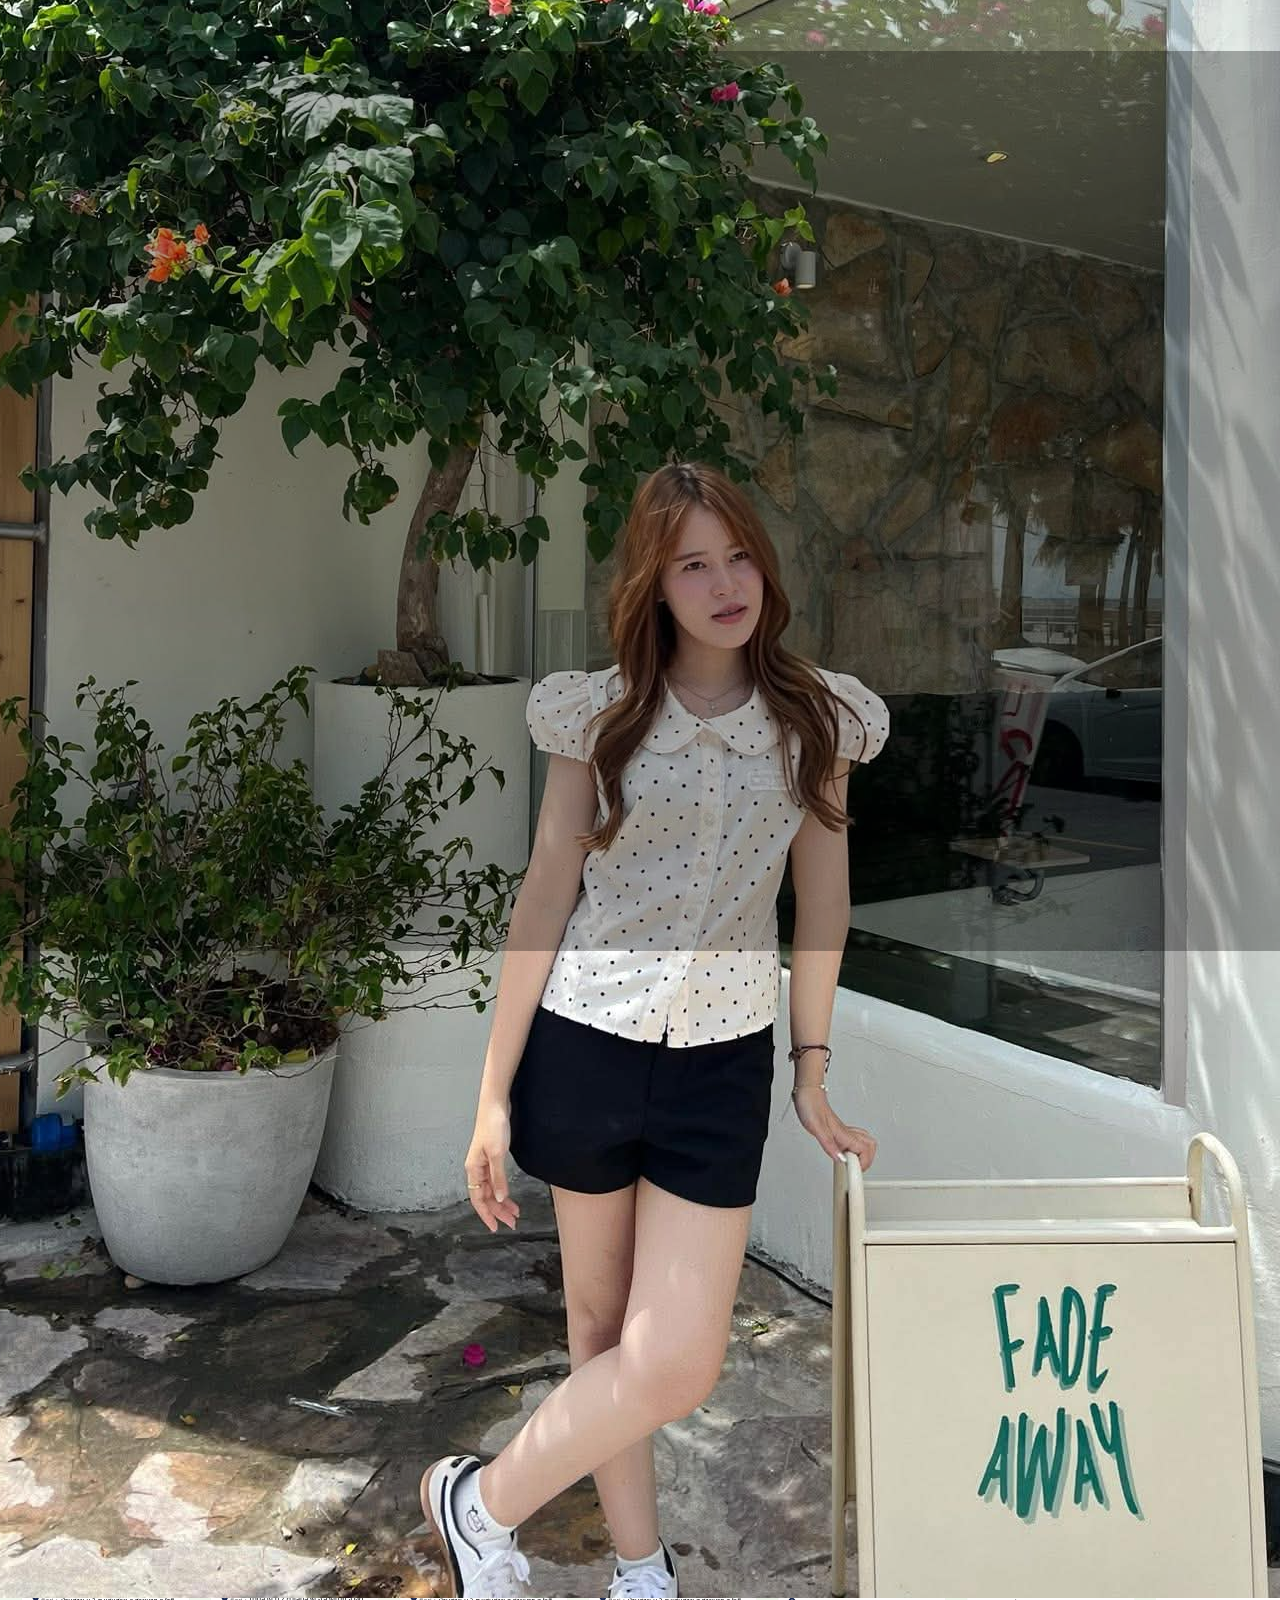
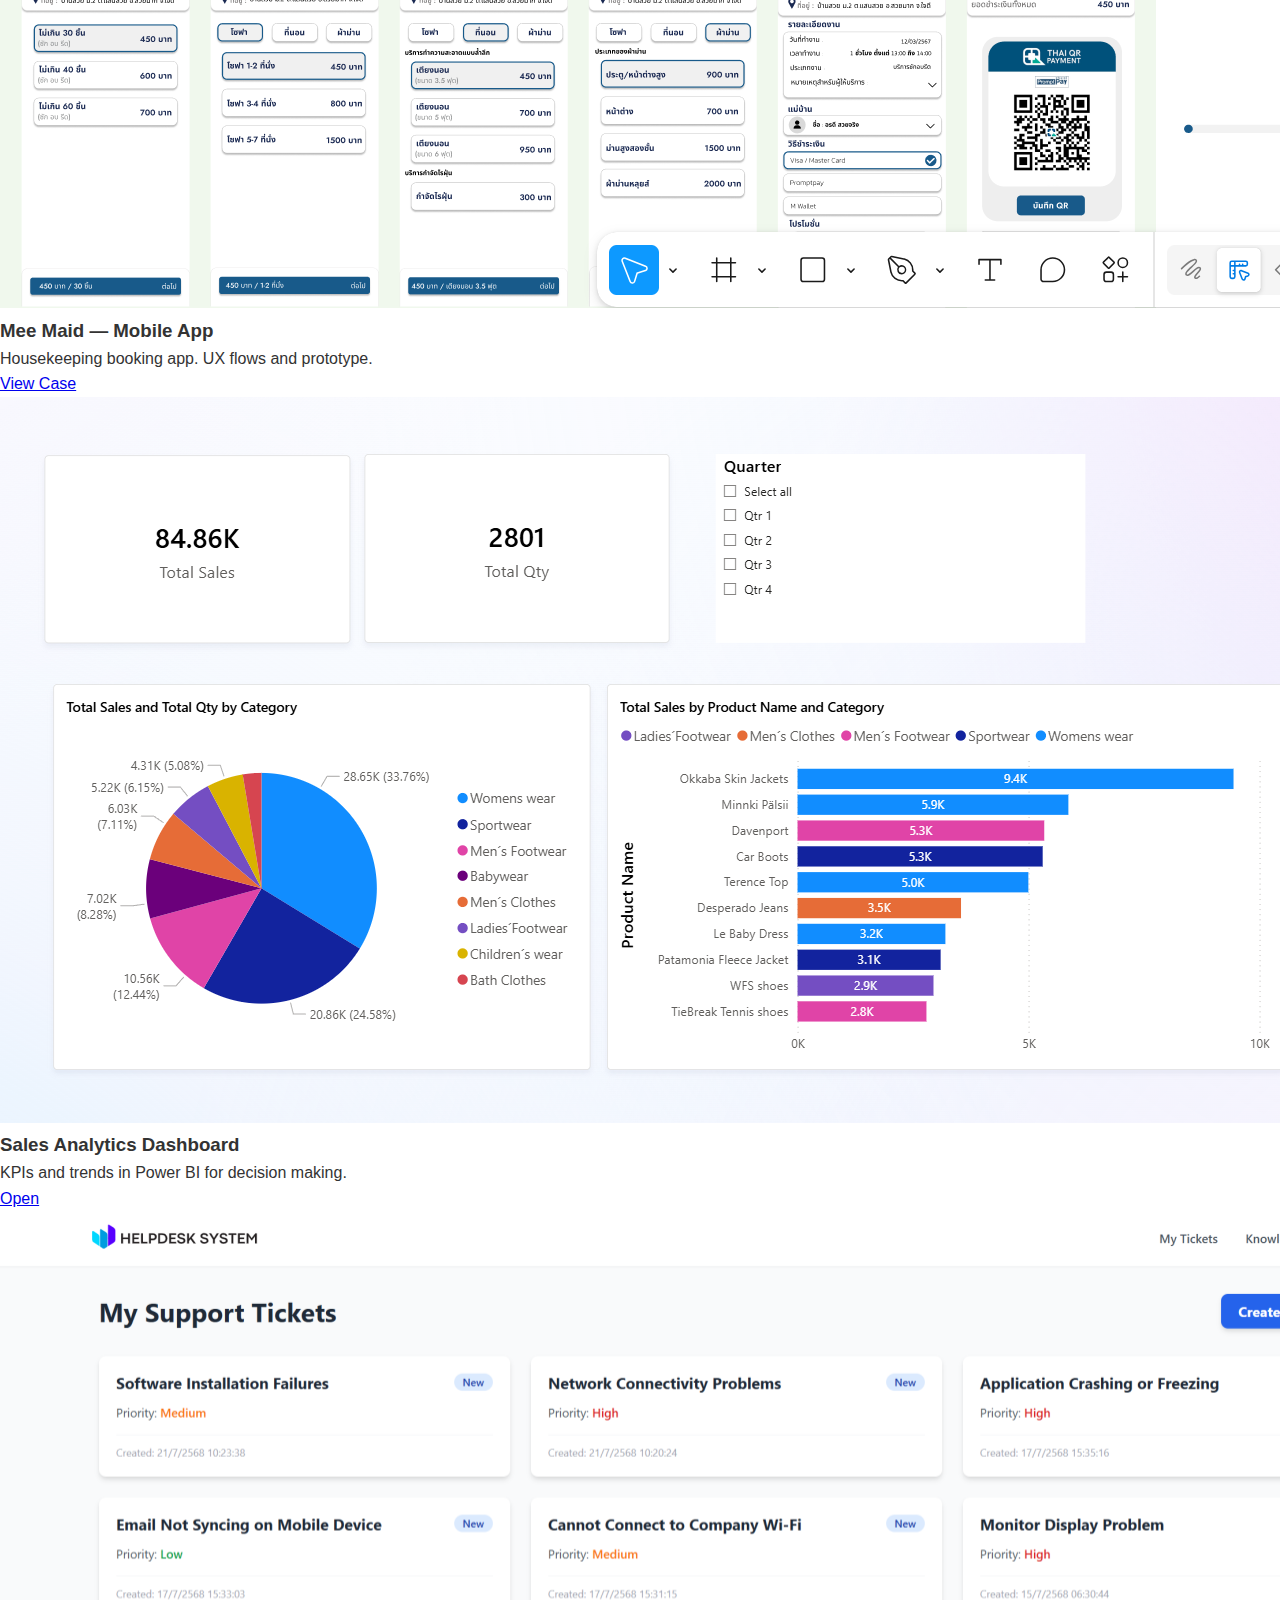
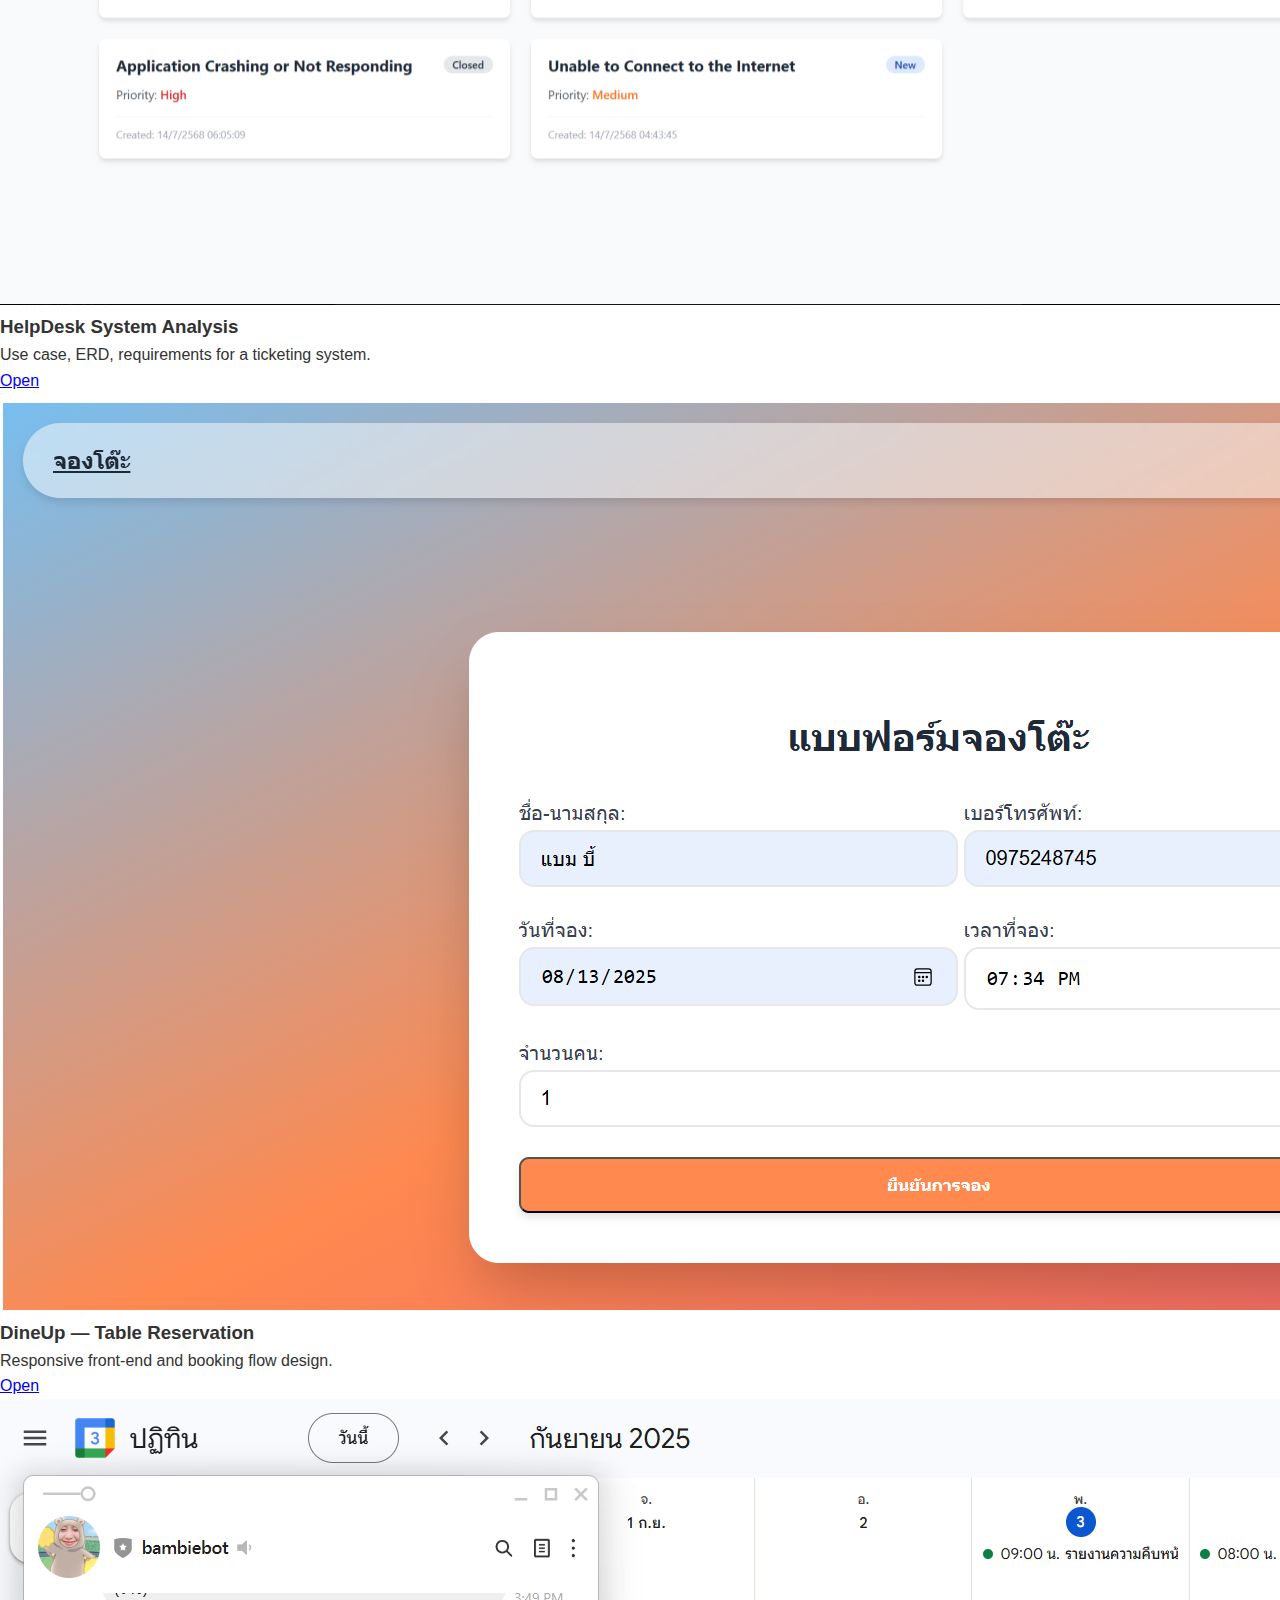
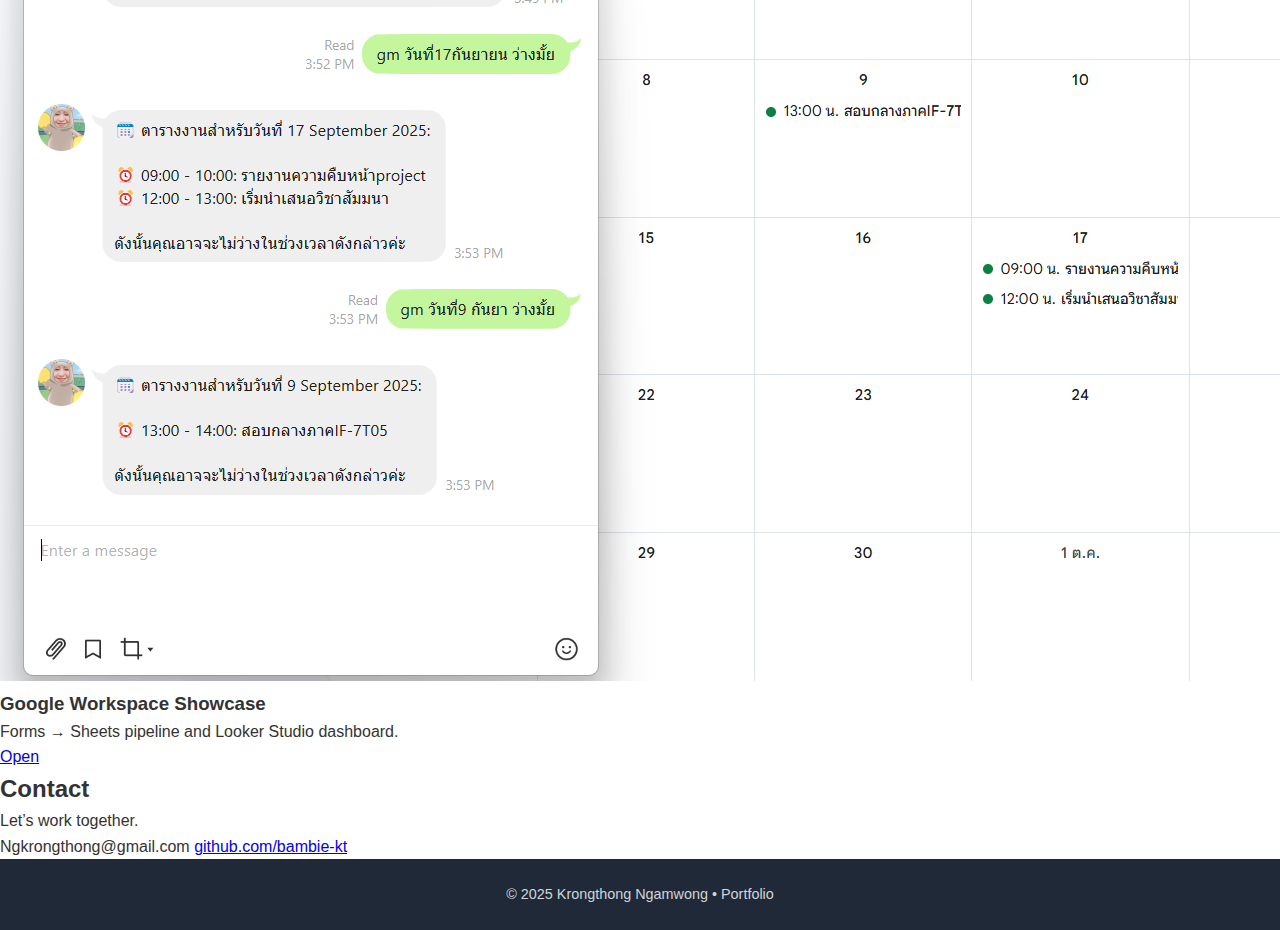
<file: index.html>
<!doctype html>
<html lang="en">
<head>
  <meta charset="utf-8"/>
  <meta name="viewport" content="width=device-width, initial-scale=1"/>
  <title>Krongthong Ngamwon bambam — Portfolio</title>
  <meta name="description" content="UI/UX Designer & System Developer. Selected projects and case studies."/>
  <link rel="stylesheet" href="style.css"/>
  <link rel="preconnect" href="https://fonts.googleapis.com"><link rel="preconnect" href="https://fonts.gstatic.com" crossorigin>
  <link href="https://fonts.googleapis.com/css2?family=Inter:wght@400;600;800&display=swap" rel="stylesheet">
</head>
<body>
<header class="header">
  <div class="container nav">
    <div class="brand"><span class="dot"></span> Krongthong</div>
    <nav class="menu">
      <a href="index.html#home">Home</a>
      <a href="index.html#projects">Projects</a>
      <a href="index.html#contact">Contact</a>
     
    </nav>
  </div>
</header>
<main id="home">
  <section class="hero">
    <div class="container grid">
      <div>
        <h1>Krongthong Ngamwong bambam</h1>
        <p class="subtitle">Internship</p>
        <div class="badges">
          <span class="badge">Figma</span>
          <span class="badge">HTML/CSS/JS</span>
          <span class="badge">Power BI</span>
          <span class="badge">Google Workspace </span>
          <span class="badge">Microsoft Word Excel Powerpoint</span>
          <span class="badge">JavaScript</span>
          <span>4th-year Information Technology for Digital Industries student at Burapha University. Proficient in basic programming, MS Office 365, and computer development fundamentals. Seeking a GA (Digital Transformation - DX) internship to support DX projects and gain practical experience in digital transformation initiatives.</span>
        </div>
        <div class="cta">
         
          <a class="btn primary" href="#contact">Contact</a>
        </div>
      </div>
      <div>
       <img src="profile.jpg" alt="Portrait of Krongthong Ngamwong"/>
      </div>
    </div>
  </section>

  <section class="section" id="projects">
    <div class="container">
      <h2>Selected Projects</h2>
      <p class="lead">A mix of UX case studies, dashboards, and system analysis.</p>
      <div class="projects">
        <article class="card">
          <div class="cover"><img src="project1.jpg" alt="Mee Maid mobile screens"/></div>
          <div class="content">
            <h3>Mee Maid — Mobile App</h3>
            <p>Housekeeping booking app. UX flows and prototype.</p>
          </div>
          <div class="foot">
            <a class="btn primary" href="project-detail.html">View Case</a>
          </div>
        </article>
        <article class="card">
          <div class="cover"><img src="project2.jpg" alt="Power BI sales dashboard"/></div>
          <div class="content">
            <h3>Sales Analytics Dashboard</h3>
            <p>KPIs and trends in Power BI for decision making.</p>
          </div>
          <div class="foot">
            <a class="btn primary" href="sales-dashboard.html">Open</a>
          </div>
        </article>
        <article class="card">
          <div class="cover"><img src="project4.jpg" alt="HelpDesk documents"/></div>
          <div class="content">
            <h3>HelpDesk System Analysis</h3>
            <p>Use case, ERD, requirements for a ticketing system.</p>
          </div>
          <div class="foot">
            <a class="btn primary" href="helpdeck.html">Open</a>
          </div>
        </article>
        <article class="card">
          <div class="cover"><img src="project3-1.jpg" alt="DineUp reservation UI"/></div>
          <div class="content">
            <h3>DineUp — Table Reservation</h3>
            <p>Responsive front‑end and booking flow design.</p>
          </div>
          <div class="foot">
            <a class="btn primary" href="dineup.html">Open</a>
          </div>
        </article>
        <article class="card">
          <div class="cover"><img src="project5.jpg" alt="Google Workspace automation"/></div>
          <div class="content">
            <h3>Google Workspace Showcase</h3>
            <p>Forms → Sheets pipeline and Looker Studio dashboard.</p>
          </div>
          <div class="foot">
            <a class="btn primary" href="ggworkspace.html">Open</a>
          </div>
        </article>
      </div>
    </div>
  </section>

  <section class="section" id="contact">
    <div class="container">
      <h2>Contact</h2>
      <p class="lead">Let’s work together.</p>
      <div class="meta">
        <a class="btn">Ngkrongthong@gmail.com</a>
        <a class="btn" href="https://github.com/bambie-kt">github.com/bambie-kt</a>
      </div>
    </div>
  </section>
</main>
<footer class="footer">
  <div class="container">© 2025 Krongthong Ngamwong • Portfolio</div>
</footer>
<script src="main.js"></script>
</body>
</html>
</file>
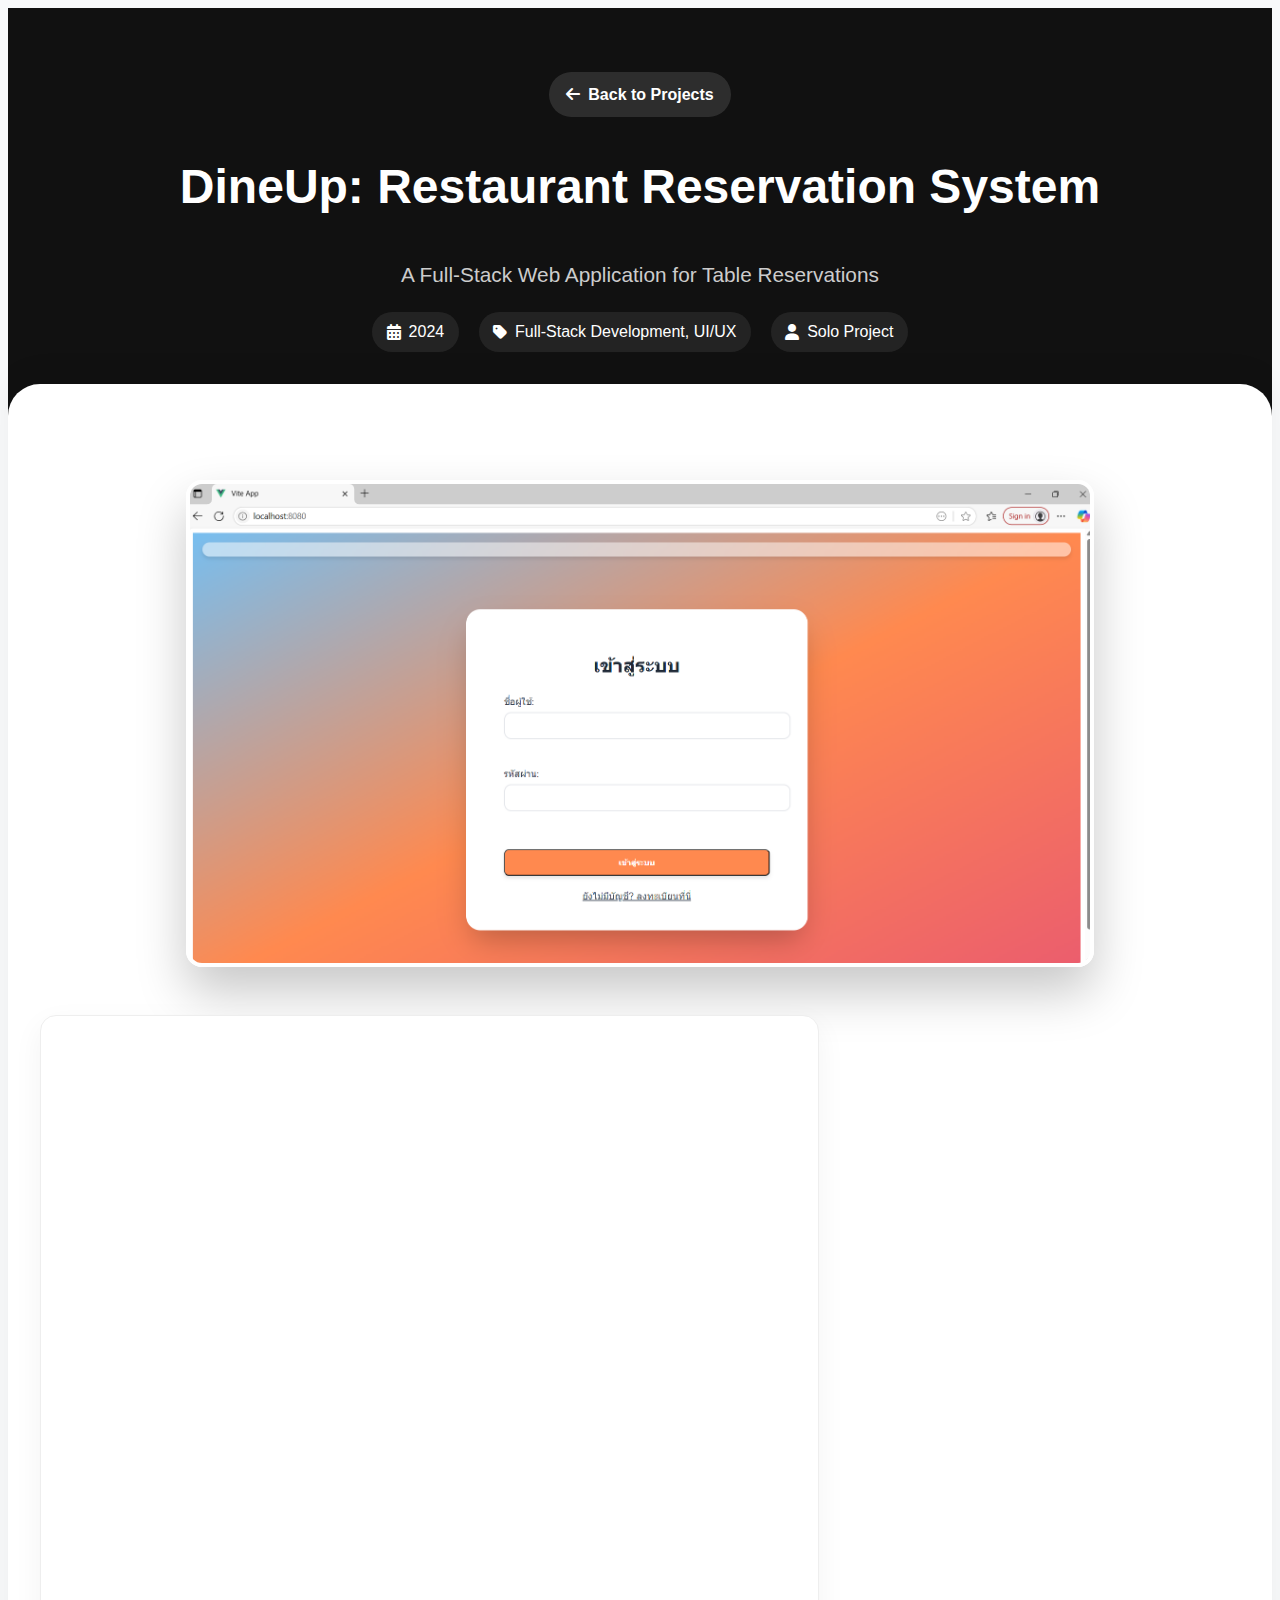
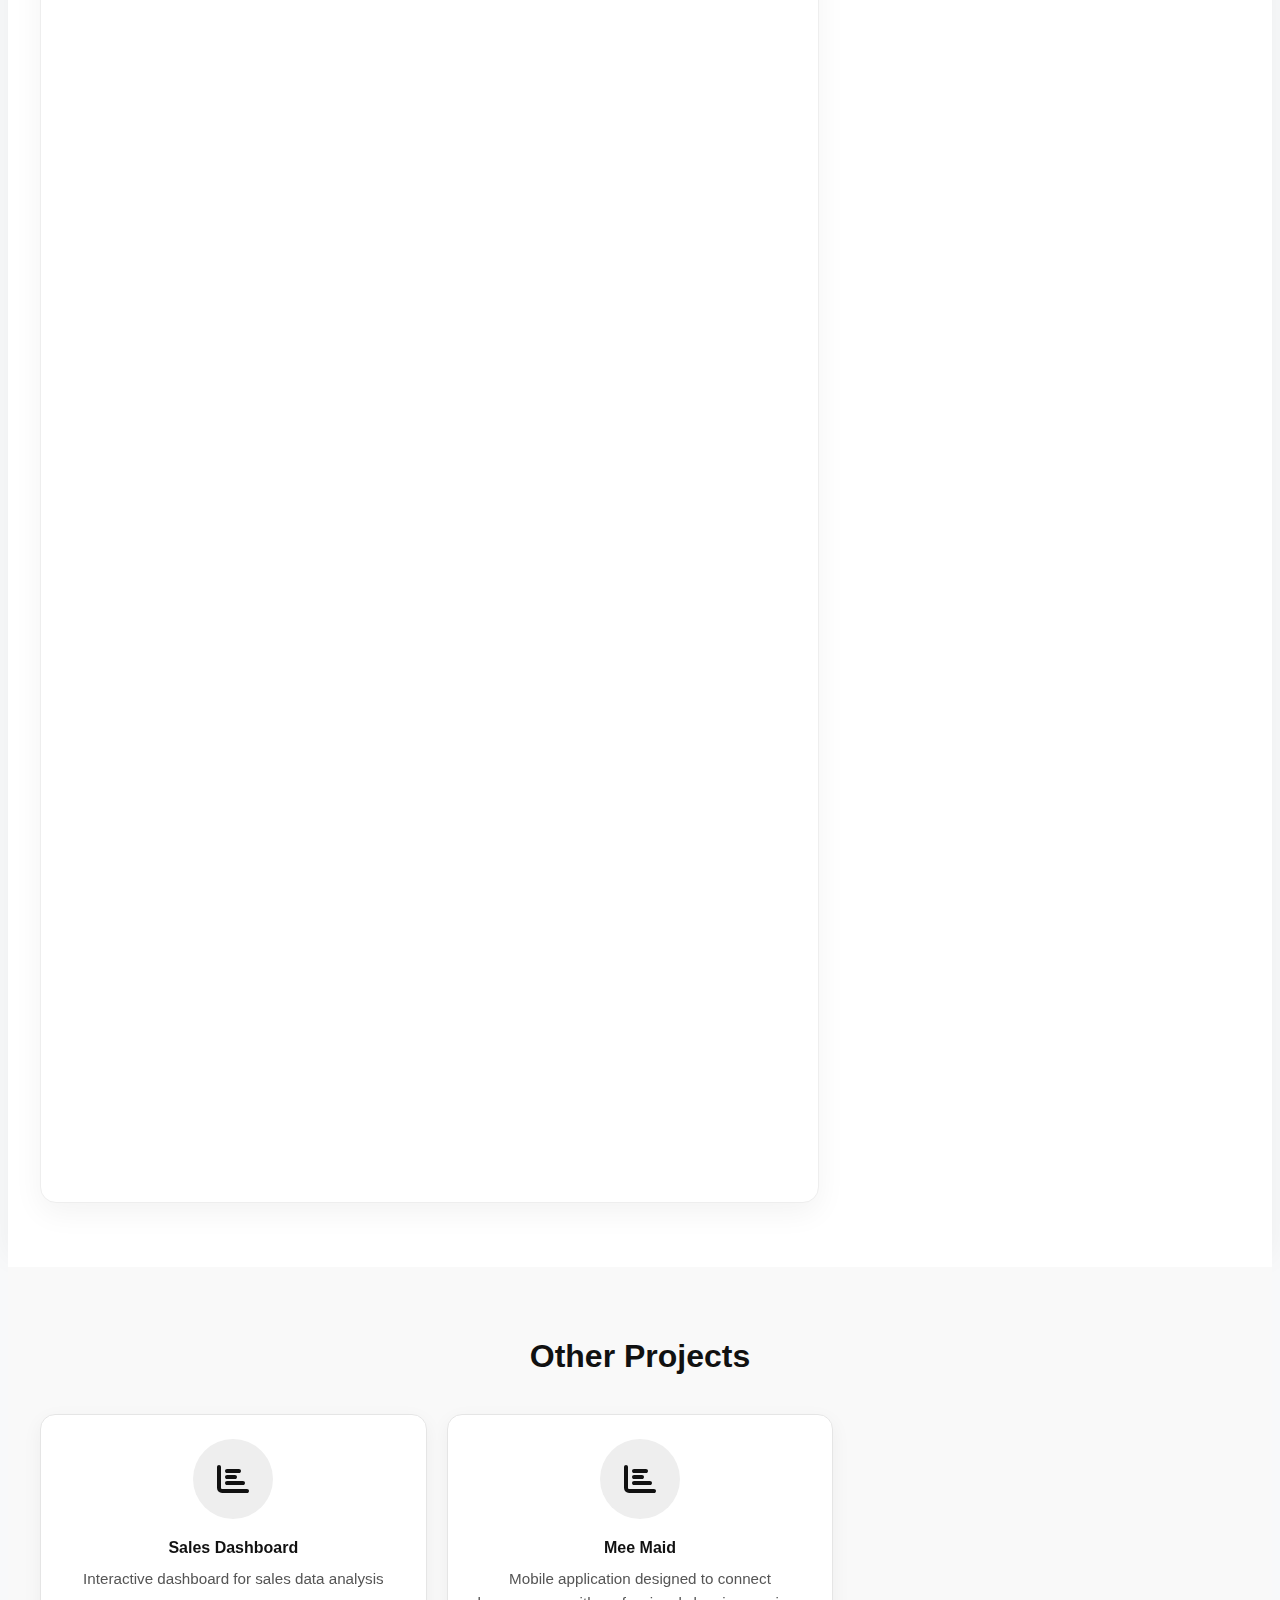
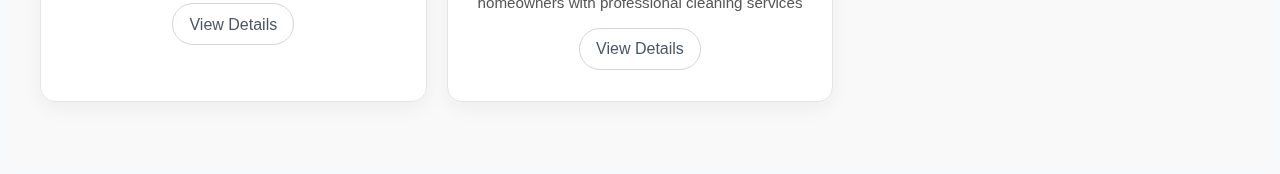
<file: dineup.html>
<!DOCTYPE html>
<html lang="en">
<head>
    <meta charset="UTF-8">
    <meta name="viewport" content="width=device-width, initial-scale=1.0">
    <title>DineUp: Restaurant Reservation System</title>
    <link rel="stylesheet" href="https://cdnjs.cloudflare.com/ajax/libs/font-awesome/6.0.0/css/all.min.css">
    <!-- Note: This page uses an external stylesheet 'project-detail.css' which is not included here. -->
    <link rel="stylesheet" href="project-detail.css">
</head>
<body>
    <header class="project-header">
        <div class="container">
            <a href="index.html#projects" class="back-btn"><i class="fas fa-arrow-left"></i> Back to Projects</a>
            <div class="header-content">
                <h1 class="project-title">DineUp: Restaurant Reservation System</h1>
                <p class="project-subtitle">A Full-Stack Web Application for Table Reservations</p>
                <div class="project-meta">
                    <div class="meta-item">
                        <i class="fas fa-calendar-alt"></i> <span>2024</span>
                    </div>
                    <div class="meta-item">
                        <i class="fas fa-tag"></i> <span>Full-Stack Development, UI/UX</span>
                    </div>
                    <div class="meta-item">
                        <i class="fas fa-user"></i> <span>Solo Project</span>
                    </div>
                </div>
            </div>
        </div>
    </header>

    <main class="project-content">
        <div class="container">
            <div class="project-hero-image">
                <img src="project3.jpg" alt="DineUp Web Application" class="project-main-image">
            </div>
            
            <div class="content-grid">
                <div class="main-content">
                    <div class="section">
                        <h2>Project Overview</h2>
                        <p class="lead">
                            DineUp is a full-stack web application developed to streamline the table reservation process for restaurants. It offers a seamless online experience for customers to book tables and provides an efficient administrative panel for restaurant staff to manage and track all reservations. The platform is designed with a focus on ease of use, security, and a modern, responsive user interface.
                        </p>
                    </div>

                    <div class="section">
                        <h2>Key Features</h2>
                        <ul class="feature-list">
                            <li>**Customer Reservation Form:** An intuitive and easy-to-use form for customers to book a table online.</li>
                            <li>**User Authentication:** A secure login system that differentiates between regular users and administrative staff.</li>
                            <li>**Admin Dashboard:** A dedicated interface for administrators to view, edit, and manage all reservation details.</li>
                            <li>**Database Management:** Utilizes MySQL for robust data storage of user profiles and reservation records.</li>
                            <li>**Responsive Design:** The application is built with a modern, responsive design to function perfectly on all devices.</li>
                        </ul>
                    </div>

                    <div class="section">
                        <h2>Frontend Development</h2>
                        <ul class="feature-list">
                            <li><strong>Modern UI:</strong> A clean, minimalist design with a consistent theme across all pages.</li>
                            <li><strong>User-Centric Flow:</strong> A simple and clear flow for making reservations, reducing user confusion and improving satisfaction.</li>
                            <li><strong>Performance:</strong> Optimized for quick loading and smooth interactions.</li>
                        </ul>
                    </div>

                    <div class="section">
                        <h2>Backend Architecture</h2>
                        <ul class="feature-list">
                            <li>RESTful API built with Node.js and Express.js to handle all data requests securely.</li>
                            <li>MySQL database integration with optimized queries for performance.</li>
                            <li>Authentication & Authorization with password hashing and role-based access control (RBAC).</li>
                        </ul>
                    </div>

                    <div class="section">
                        <h2>Technologies Used</h2>
                        <ul class="feature-list">
                            <li>Frontend: Vue.js, Tailwind CSS</li>
                            <li>Backend: Node.js, Express.js</li>
                            <li>Database: MySQL</li>
                            <li>Tools: Git, npm</li>
                        </ul>
                    </div>
                </div>

                <aside class="sidebar">
                    <div class="sidebar-card">
                        <h3>Project Info</h3>
                        <div class="info-item">
                            <strong>Role:</strong> <span>Full-Stack Developer</span>
                        </div>
                        <div class="info-item">
                            <strong>Duration:</strong> <span>4 months</span>
                        </div>
                        <div class="info-item">
                            <strong>Platform:</strong> <span>Web Application</span>
                        </div>
                    </div>

                    <div class="sidebar-card">
                        <h3>Technologies Used</h3>
                        <div class="tech-stack">
                            <span class="tech-tag">Vue.js</span>
                            <span class="tech-tag">Tailwind CSS</span>
                            <span class="tech-tag">Node.js</span>
                            <span class="tech-tag">Express.js</span>
                            <span class="tech-tag">MySQL</span>
                        </div>
                    </div>
                    
                    <div class="sidebar-card">
                        <h3>Links</h3>
                        <div class="project-links">
                            <a href="#" class="project-link primary">
                                <i class="fas fa-external-link-alt"></i> Live Demo
                            </a>
                            <a href="https://github.com/bambie-kt/DINEUP.git" class="project-link secondary">
                                <i class="fas fa-code"></i> Source Code
                            </a>
                        </div>
                    </div>
                </aside>
            </div>
        </div>
    </main>
    
    <section class="related-projects">
        <div class="container">
            <h2>Other Projects</h2>
            <div class="related-grid">
<a href="sales-dashboard.html" class="related-card" onclick="window.location.href='index.html'; openModal('sales-dashboard');">
                    <div class="related-image"><i class="fas fa-chart-bar"></i></div>
                    <h4>Sales Dashboard</h4>
                    <p>Interactive dashboard for sales data analysis</p>
                    <span class="related-link">View Details</span>
                </a>
                <a href="project-detail.html" class="related-card" onclick="window.location.href='index.html'; openModal('sales-dashboard');">
                    <div class="related-image"><i class="fas fa-chart-bar"></i></div>
                    <h4>Mee Maid </h4>
                    <p>Mobile application designed to connect homeowners with professional cleaning services</p>
                    <span class="related-link">View Details</span>
                </a>
                <a href="helpdeck.html" class="related-card" onclick="window.location.href='index.html'; openModal('ecommerce');">
                    <div class="related-image"><i class="fas fa-chart-bar"></i></div>
                    <h4>HelpDeck System</h4>
                    <p>Full-stack web platform with modern UI/UX</p>
                    <span class="related-link">View Details</span>
                </a>   
            </div>
        </div>
    </section>

    <!-- Note: This page uses an external script 'project-detail.js' which is not included here. -->
    <script src="project-detail.js"></script>
</body>
</html>
</file>
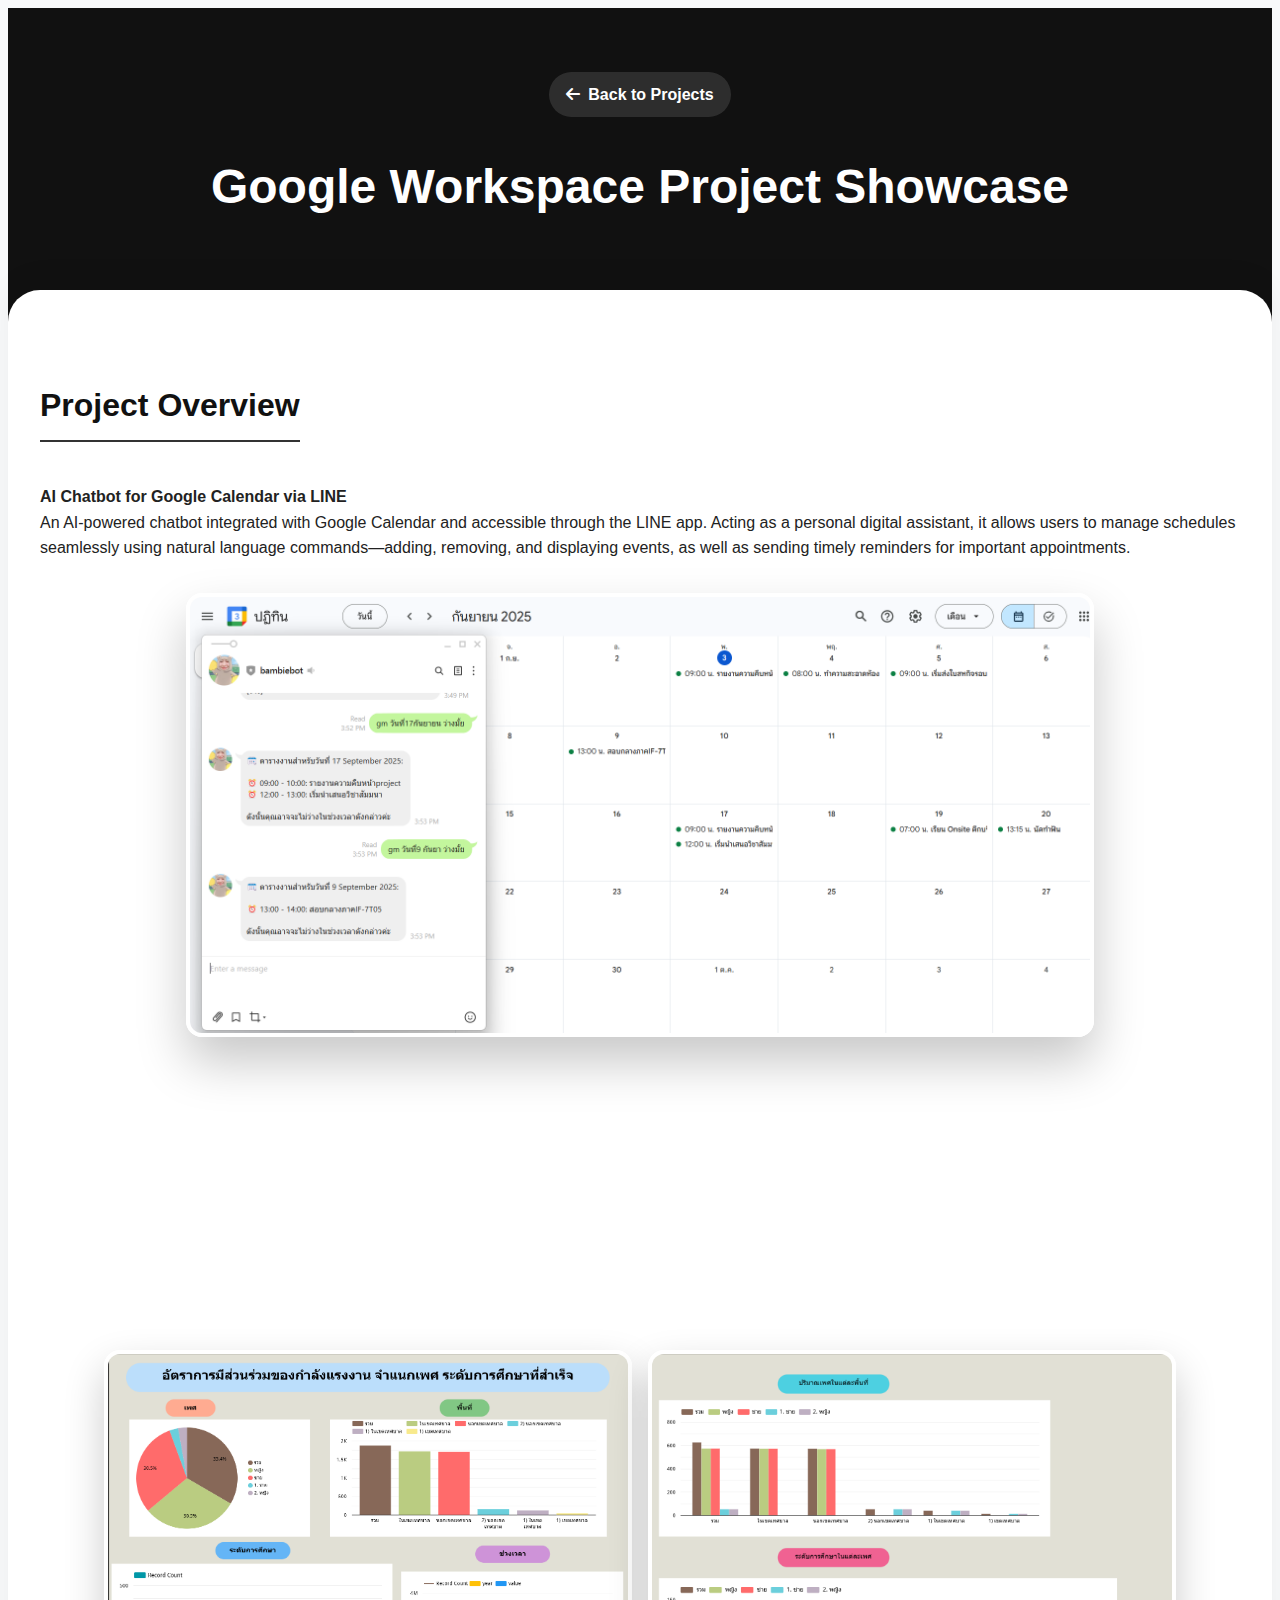
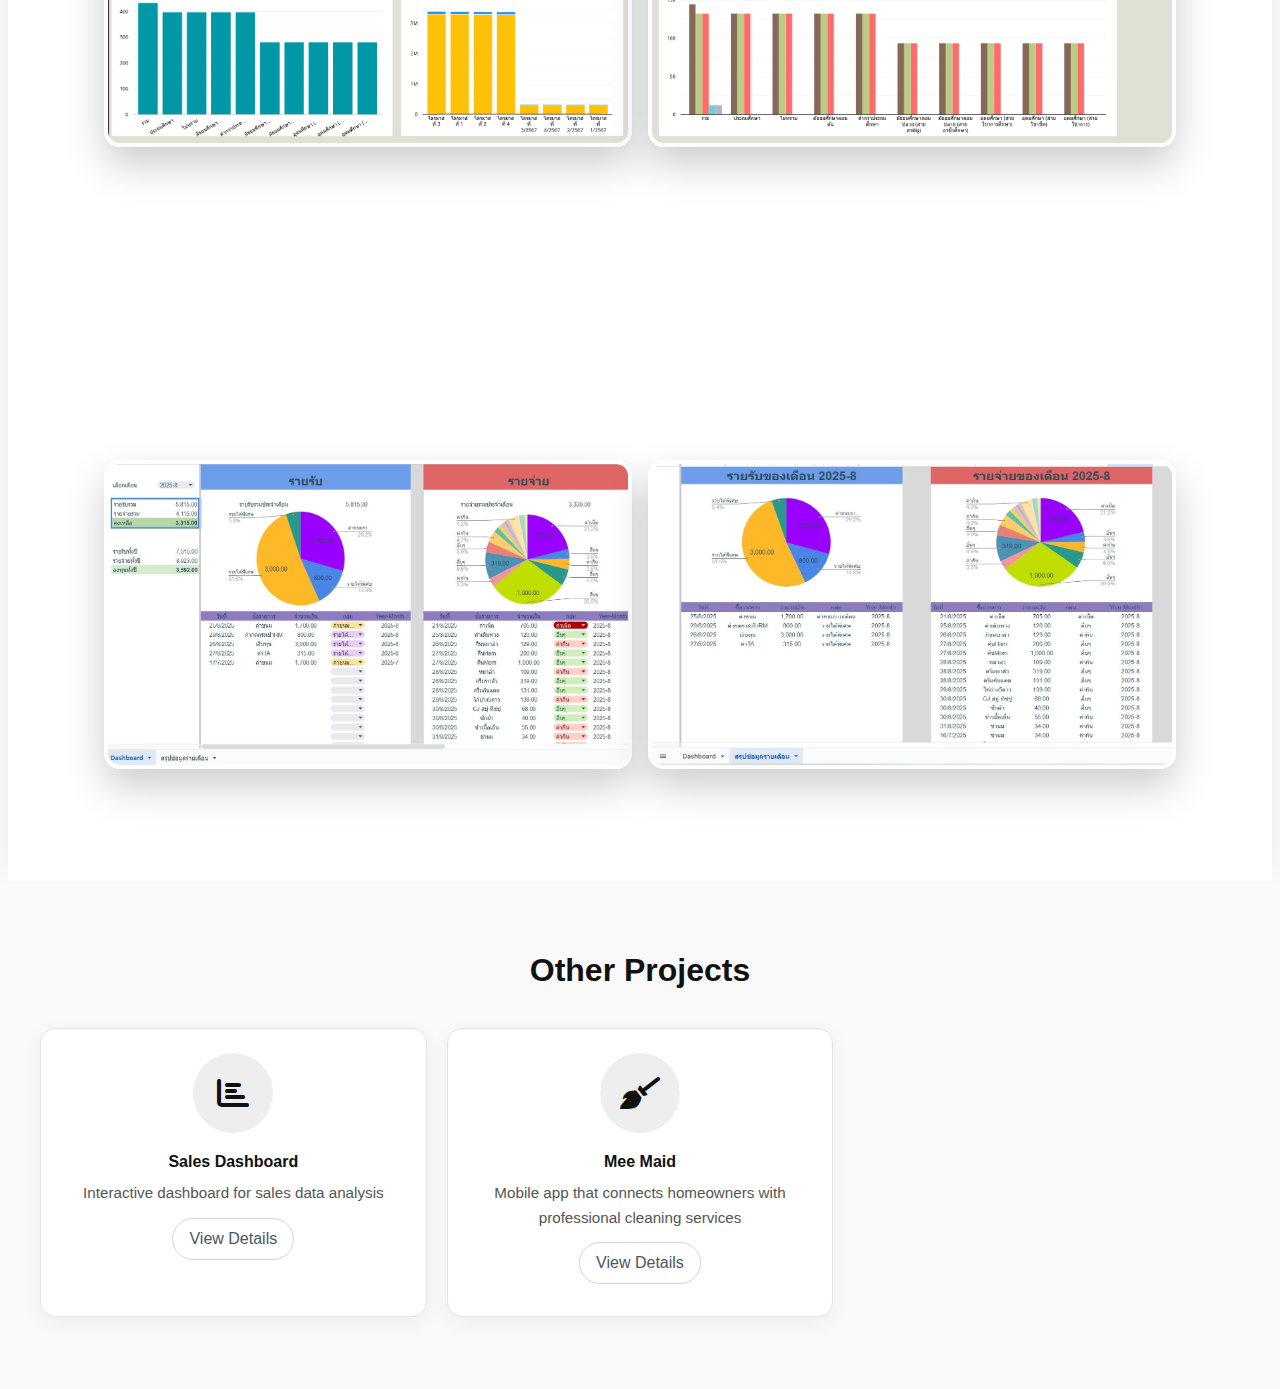
<file: ggworkspace.html>
<!DOCTYPE html>
<html lang="en">
<head>
    <meta charset="UTF-8">
    <meta name="viewport" content="width=device-width, initial-scale=1.0">
    <title>Google Workspace Project Showcase</title>
    <link rel="stylesheet" href="https://cdnjs.cloudflare.com/ajax/libs/font-awesome/6.0.0/css/all.min.css">
    <link rel="stylesheet" href="project-detail.css">
</head>
<body>
    <header class="project-header">
        <div class="container">
            <a href="index.html#projects" class="back-btn"><i class="fas fa-arrow-left"></i> Back to Projects</a>
            <div class="header-content">
                <h1 class="project-title">Google Workspace Project Showcase</h1>
                <p class="project-subtitle"></p>
            </div>
        </div>
    </header>

    <main class="project-content">
        <div class="container">
            <!-- Hero Images -->
           

            <div class="section">
                <h2>Project Overview</h2>
                <p class="lead">
                    <strong>AI Chatbot for Google Calendar via LINE</strong><br>
                    An AI-powered chatbot integrated with Google Calendar and accessible through the LINE app. 
                    Acting as a personal digital assistant, it allows users to manage schedules seamlessly using 
                    natural language commands—adding, removing, and displaying events, as well as sending 
                    timely reminders for important appointments.
                </p>
            </div>
              <div class="project-hero-image">
                <img src="project5.jpg" alt="Google Workspace Overview" class="project-main-image">
            </div>



            <div class="section">
                <h2>Project Overview</h2>
                <p class="lead">
                    <strong>Interactive Dashboard with Looker Studio</strong><br>
                    This project transforms complex datasets into a clear, interactive dashboard using Looker Studio. 
                    With multiple visualizations such as pie charts, bar graphs, and time-series charts, the dashboard 
                    highlights gender distribution, education levels, and regional workforce data. It empowers users 
                    to analyze trends, identify patterns, and make data-driven decisions with ease.
                </p>
            </div>
                 <div class="project-hero-image">
                <img src="project6.jpg" alt="AI Chatbot Google Calendar" class="project-mainn-image">
                <img src="project7.jpg" alt="AI Chatbot Google Calendar" class="project-mainn-image">
            </div>


         

            <div class="section">
                <h2>Project Overview</h2>
                <p class="lead">
                    <strong>Personal Finance Tracker with Google Sheets</strong><br>
                    A simple yet effective personal finance dashboard built with Google Sheets. 
                    It tracks income and expenses through categorized entries and visual summaries. 
                    With features like automated balance calculations, pie chart breakdowns, and 
                    investment summaries, this tool helps users monitor financial habits, plan 
                    budgets effectively, and improve money management skills.
                </p>
            </div>
                <div class="project-hero-image">
                <img src="project8.jpg" alt="Looker Studio Dashboard" class="project-mainn-image">
                <img src="project9.jpg" alt="Looker Studio Dashboard" class="project-mainn-image">
            </div>

        </div>
    </main>

    <section class="related-projects">
        <div class="container">
            <h2>Other Projects</h2>
            <div class="related-grid">
                <a href="sales-dashboard.html" class="related-card">
                    <div class="related-image"><i class="fas fa-chart-bar"></i></div>
                    <h4>Sales Dashboard</h4>
                    <p>Interactive dashboard for sales data analysis</p>
                    <span class="related-link">View Details</span>
                </a>
                <a href="project-detail.html" class="related-card">
                    <div class="related-image"><i class="fas fa-broom"></i></div>
                    <h4>Mee Maid</h4>
                    <p>Mobile app that connects homeowners with professional cleaning services</p>
                    <span class="related-link">View Details</span>
                </a>
                <a href="helpdeck.html" class="related-card">
                    <div class="related-image"><i class="fas fa-headset"></i></div>
                    <h4>HelpDesk System</h4>
                    <p>Full-stack web platform with modern UI/UX</p>
                    <span class="related-link">View Details</span>
                </a>   
            </div>
        </div>
    </section>

    <script src="project-detail.js"></script>
</body>
</html>
</file>
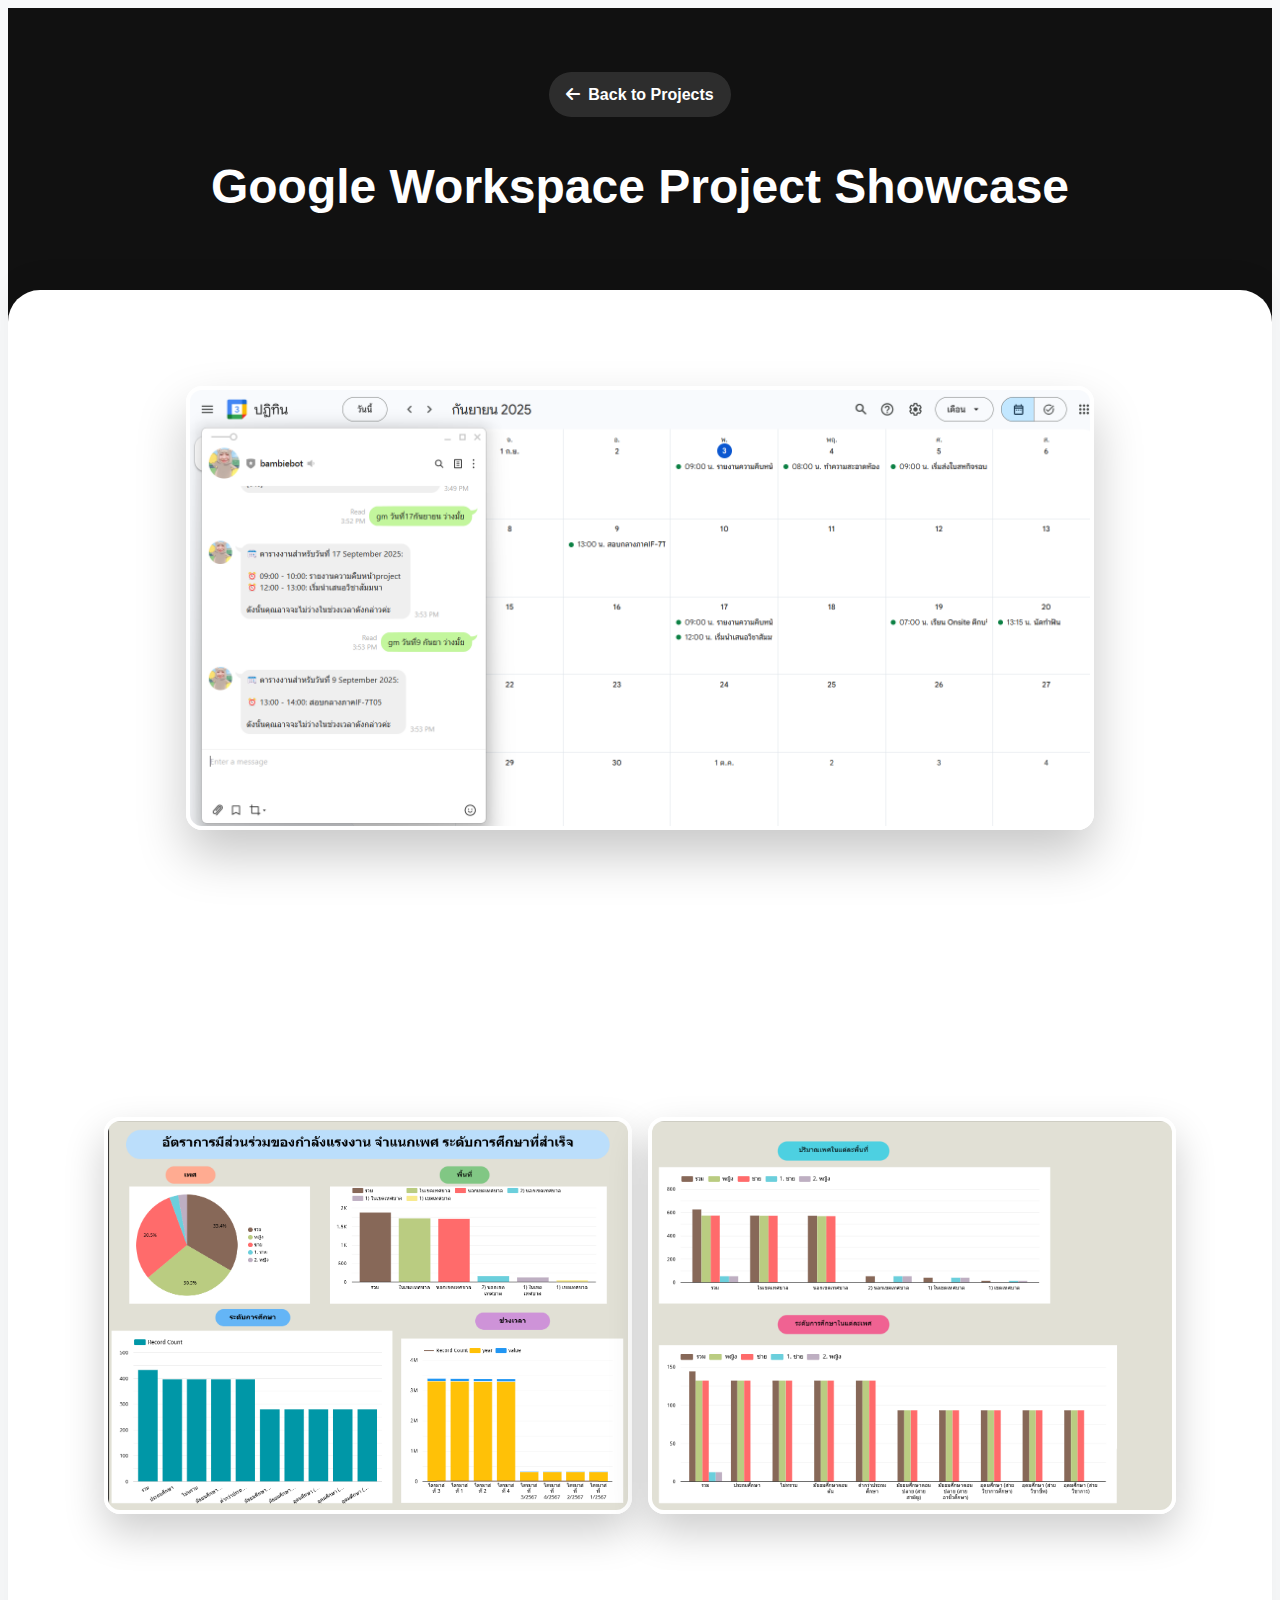
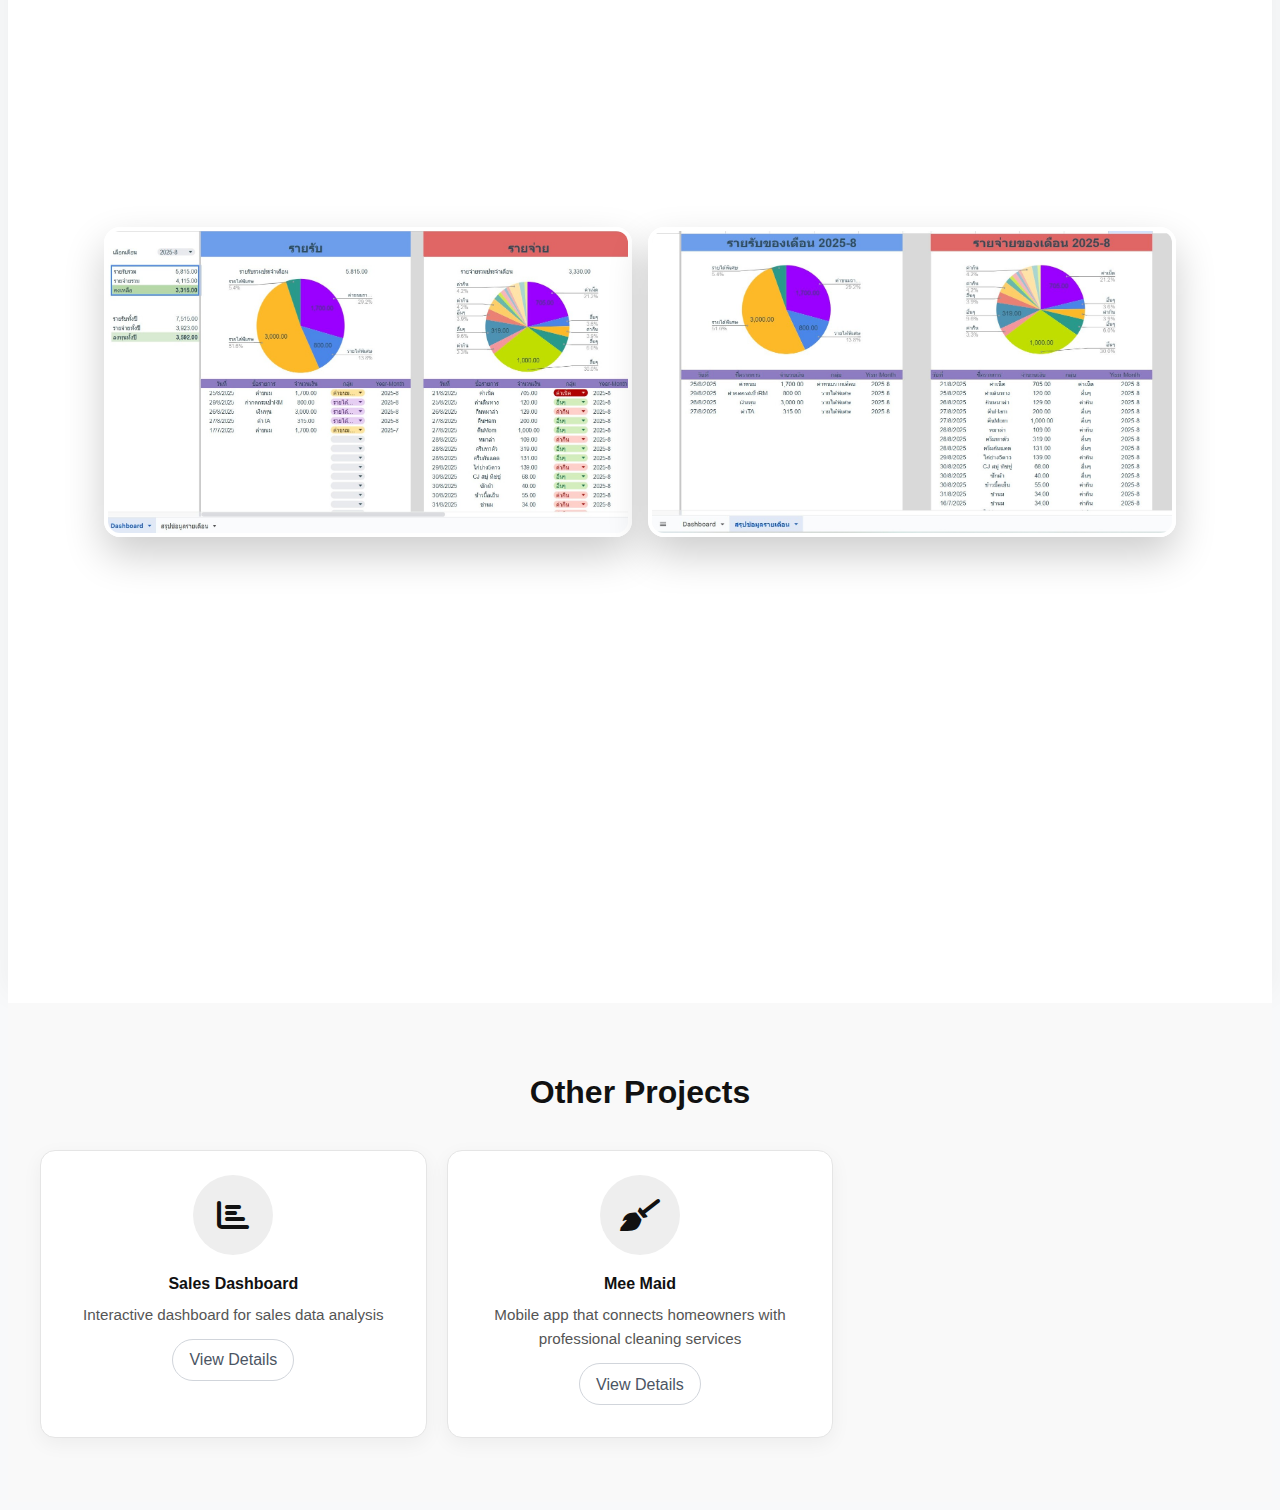
<file: googleworkspace.html>
<!DOCTYPE html>
<html lang="en">
<head>
    <meta charset="UTF-8">
    <meta name="viewport" content="width=device-width, initial-scale=1.0">
    <title>Google Workspace Project Showcase</title>
    <link rel="stylesheet" href="https://cdnjs.cloudflare.com/ajax/libs/font-awesome/6.0.0/css/all.min.css">
    <link rel="stylesheet" href="project-detail.css">
</head>
<body>
    <header class="project-header">
        <div class="container">
            <a href="index.html#projects" class="back-btn"><i class="fas fa-arrow-left"></i> Back to Projects</a>
            <div class="header-content">
                <h1 class="project-title">Google Workspace Project Showcase</h1>
                <p class="project-subtitle"></p>
            </div>
        </div>
    </header>

    <main class="project-content">
        <div class="container">
            
            <!-- รูปภาพหลัก -->
            <div class="project-hero-image">
                <img src="project5.jpg" alt="DineUp Web Application" class="project-main-image">
            </div>
            
           <!-- Project Overview Section -->
<div class="section">
    <h2>Project Overview</h2>
    <p class="lead">
        <strong>AI Chatbot for Google Calendar via LINE</strong><br>
        An AI-powered chatbot integrated with Google Calendar and accessible through the LINE app. 
        Acting as a personal digital assistant, it allows users to manage schedules seamlessly using 
        natural language commands—adding, removing, and displaying events, as well as sending 
        timely reminders for important appointments.
    </p>
</div>

<div class="project-hero-image">
    <img src="project6.jpg" alt="AI Chatbot Google Calendar" class="project-mainn-image">
    <img src="project7.jpg" alt="AI Chatbot Google Calendar" class="project-mainn-image">
</div>

<!-- Project Overview Section -->
<div class="section">
    <h2>Project Overview</h2>
    <p class="lead">
        <strong>Interactive Dashboard with Looker Studio</strong><br>
        This project transforms complex datasets into a clear, interactive dashboard using Looker Studio. 
        With multiple visualizations such as pie charts, bar graphs, and time-series charts, the dashboard 
        highlights gender distribution, education levels, and regional workforce data. It empowers users 
        to analyze trends, identify patterns, and make data-driven decisions with ease.
    </p>
</div>

<div class="project-hero-image">
    <img src="project8.jpg" alt="Looker Studio Dashboard" class="project-mainn-image">
    <img src="project9.jpg" alt="Looker Studio Dashboard" class="project-mainn-image">
</div>

<!-- Project Overview Section -->
<div class="section">
    <h2>Project Overview</h2>
    <p class="lead">
        <strong>Personal Finance Tracker with Google Sheets</strong><br>
        A simple yet effective personal finance dashboard built with Google Sheets. 
        It tracks income and expenses through categorized entries and visual summaries. 
        With features like automated balance calculations, pie chart breakdowns, and 
        investment summaries, this tool helps users monitor financial habits, plan 
        budgets effectively, and improve money management skills.
    </p>
</div>




            

            <!-- Links -->
            <div class="section">
                <h3>Links</h3>
                        <div class="project-links">
                            <a href="poweibi.pbix" download class="project-link primary">
                                <i class="fas fa-download"></i> Download Project
                    </a>
                </div>
            </div>
        </div>
    </main>
    
    <!-- Other Projects -->
    <section class="related-projects">
        <div class="container">
            <h2>Other Projects</h2>
            <div class="related-grid">
                <a href="sales-dashboard.html" class="related-card">
                    <div class="related-image"><i class="fas fa-chart-bar"></i></div>
                    <h4>Sales Dashboard</h4>
                    <p>Interactive dashboard for sales data analysis</p>
                    <span class="related-link">View Details</span>
                </a>
                <a href="project-detail.html" class="related-card">
                    <div class="related-image"><i class="fas fa-broom"></i></div>
                    <h4>Mee Maid</h4>
                    <p>Mobile app that connects homeowners with professional cleaning services</p>
                    <span class="related-link">View Details</span>
                </a>
                <a href="helpdeck.html" class="related-card">
                    <div class="related-image"><i class="fas fa-headset"></i></div>
                    <h4>HelpDeck System</h4>
                    <p>Full-stack web platform with modern UI/UX</p>
                    <span class="related-link">View Details</span>
                </a>   
            </div>
        </div>
    </section>

    <script src="project-detail.js"></script>
</body>
</html>
</file>
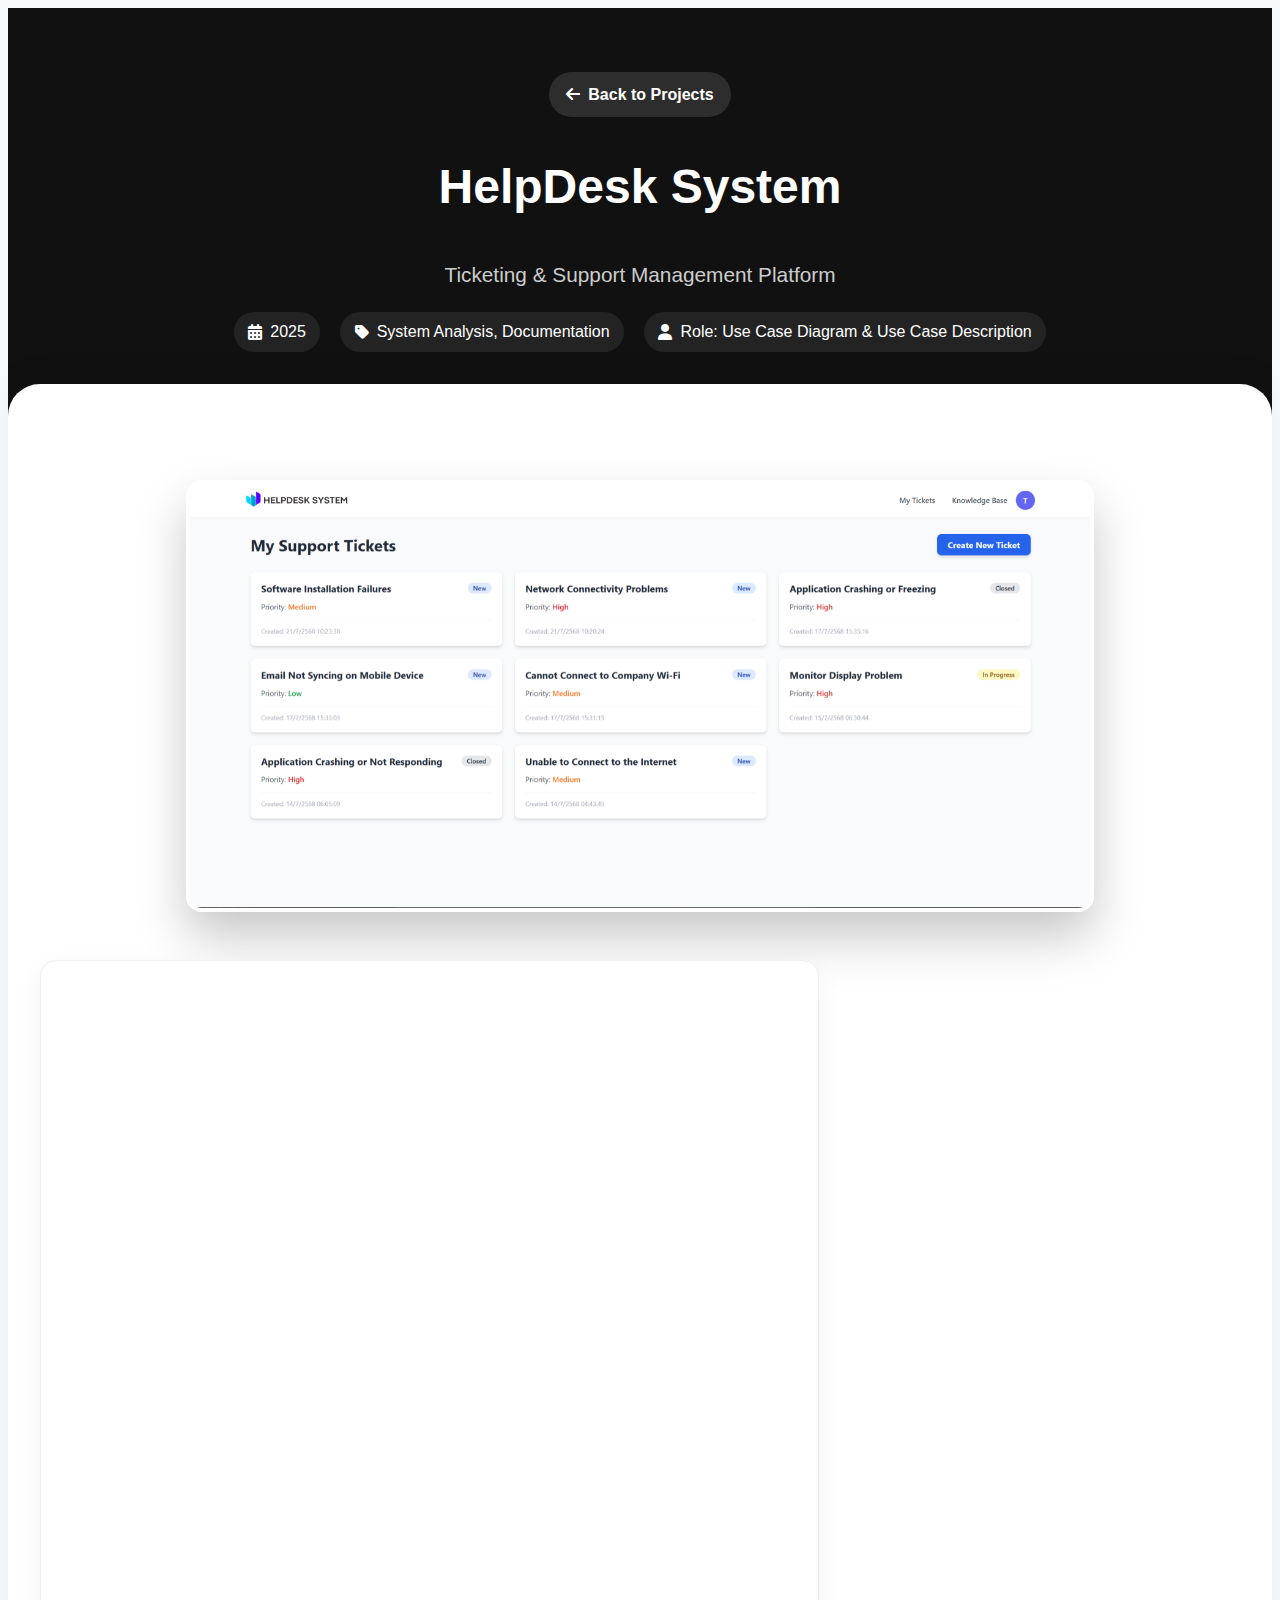
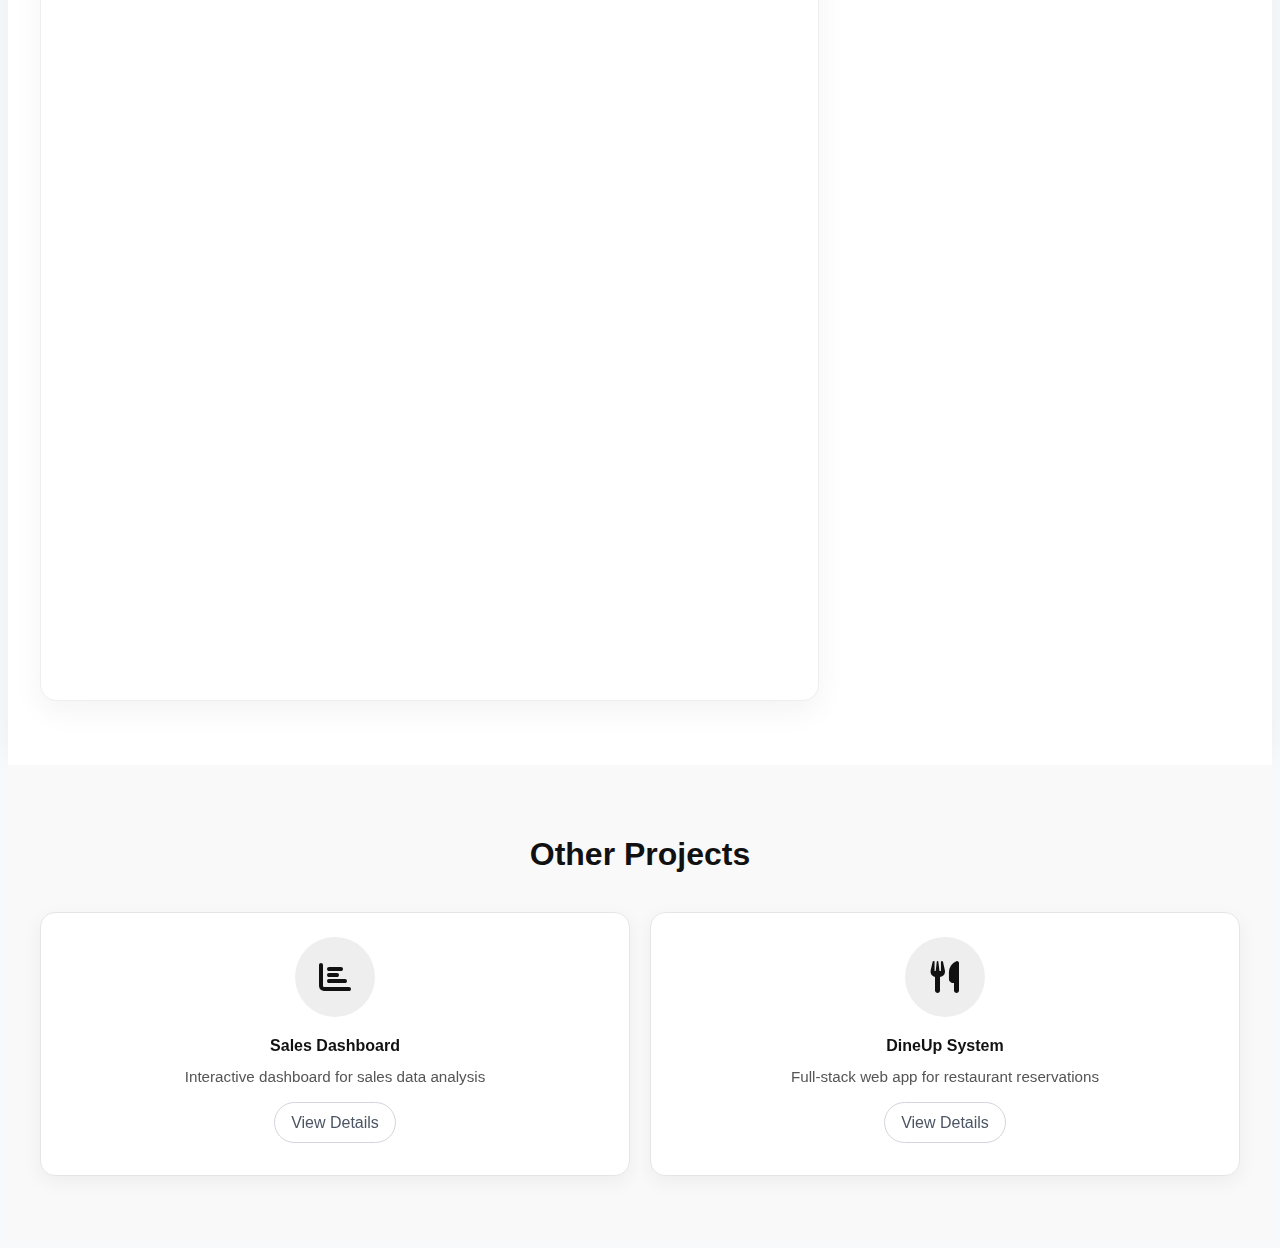
<file: helpdeck.html>
<!DOCTYPE html>
<html lang="en">
<head>
    <meta charset="UTF-8">
    <meta name="viewport" content="width=device-width, initial-scale=1.0">
    <title>HelpDesk System</title>
    <link rel="stylesheet" href="https://cdnjs.cloudflare.com/ajax/libs/font-awesome/6.0.0/css/all.min.css">
    <link rel="stylesheet" href="project-detail.css">
</head>
<body>
    <header class="project-header">
        <div class="container">
            <a href="index.html#projects" class="back-btn"><i class="fas fa-arrow-left"></i> Back to Projects</a>
            <div class="header-content">
                <h1 class="project-title">HelpDesk System</h1>
                <p class="project-subtitle">Ticketing & Support Management Platform</p>
                <div class="project-meta">
                    <div class="meta-item">
                        <i class="fas fa-calendar-alt"></i> <span>2025</span>
                    </div>
                    <div class="meta-item">
                        <i class="fas fa-tag"></i> <span>System Analysis, Documentation</span>
                    </div>
                    <div class="meta-item">
                        <i class="fas fa-user"></i> <span>Role: Use Case Diagram & Use Case Description</span>
                    </div>
                </div>
            </div>
        </div>
    </header>

    <main class="project-content">
        <div class="container">
            <div class="project-hero-image">
                <img src="project4.jpg" alt="HelpDesk System" class="project-main-image">
            </div>
            
            <div class="content-grid">
                <div class="main-content">
                    <div class="section">
                        <h2>Project Overview</h2>
                        <p class="lead">
                            The HelpDesk System is a ticket management platform designed for organizations. 
                            It allows users to create, update, and track the status of tickets, as well as search the Knowledge Base 
                            for self-service troubleshooting. For staff, it enables efficient ticket assignment, status updates, 
                            and SLA tracking to ensure timely resolution.
                        </p>
                    </div>

                    <div class="section">
                        <h2>My Responsibilities</h2>
                        <ul class="feature-list">
                            <li>Designed the <strong>Use Case Diagram</strong> to illustrate the overall system workflow.</li>
                            <li>Created detailed <strong>Use Case Descriptions</strong> to explain steps and conditions for each function.</li>
                            <li>Defined actors, preconditions, postconditions, and process flows for each use case.</li>
                        </ul>
                    </div>

                    <div class="section">
                        <h2>Key Features</h2>
                        <ul class="feature-list">
                            <li>Create tickets with file attachments</li>
                            <li>View ticket details and status</li>
                            <li>Access Knowledge Base</li>
                            <li>Internal communication between users and support staff</li>
                            <li>Edit profile and manage account</li>
                            <li>Admin dashboard for task assignment and tracking</li>
                        </ul>
                    </div>

                    <div class="section">
                        <h2>System Analysis Tools</h2>
                        <ul class="feature-list">
                            <li>Documentation Tools: Microsoft Visio, Draw.io</li>
                            <li>Collaboration: Google Workspace</li>
                            <li>Project Management: Trello</li>
                        </ul>
                    </div>
                </div>

                <aside class="sidebar">
                    <div class="sidebar-card">
                        <h3>Project Info</h3>
                        <div class="info-item">
                            <strong>Role:</strong> <span>System Analyst (Use Case Documentation)</span>
                        </div>
                        <div class="info-item">
                            <strong>Duration:</strong> <span>2 Months</span>
                        </div>
                        <div class="info-item">
                            <strong>Platform:</strong> <span>Web Application</span>
                        </div>
                    </div>

                    <div class="sidebar-card">
                        <h3>Technologies Used</h3>
                        <div class="tech-stack">
                            <span class="tech-tag">Microsoft Word</span>
                            <span class="tech-tag">Draw.io</span>
                            <span class="tech-tag">Google Docs</span>
                          
                        </div>
                    </div>
                    
                    <div class="sidebar-card">
                        <h3>Links</h3>
                        <div class="project-links">
                            <a href="#" class="project-link primary">
                                <i class="fas fa-file-alt"></i> View Documentation
                            </a>
                            <a href="#" class="project-link secondary">
                                <i class="fas fa-code"></i> Source Code
                            </a>
                        </div>
                    </div>
                </aside>
            </div>
        </div>
    </main>
    
    <section class="related-projects">
        <div class="container">
            <h2>Other Projects</h2>
            <div class="related-grid">
                <a href="#" class="related-card" onclick="window.location.href='index.html'; openModal('sales-dashboard');">
                    <div class="related-image"><i class="fas fa-chart-bar"></i></div>
                    <h4>Sales Dashboard</h4>
                    <p>Interactive dashboard for sales data analysis</p>
                    <span class="related-link">View Details</span>
                </a>
                <a href="#" class="related-card" onclick="window.location.href='index.html'; openModal('dineup');">
                    <div class="related-image"><i class="fas fa-utensils"></i></div>
                    <h4>DineUp System</h4>
                    <p>Full-stack web app for restaurant reservations</p>
                    <span class="related-link">View Details</span>
                </a>
            </div>
        </div>
    </section>

    <script src="project-detail.js"></script>
</body>
</html>
</file>
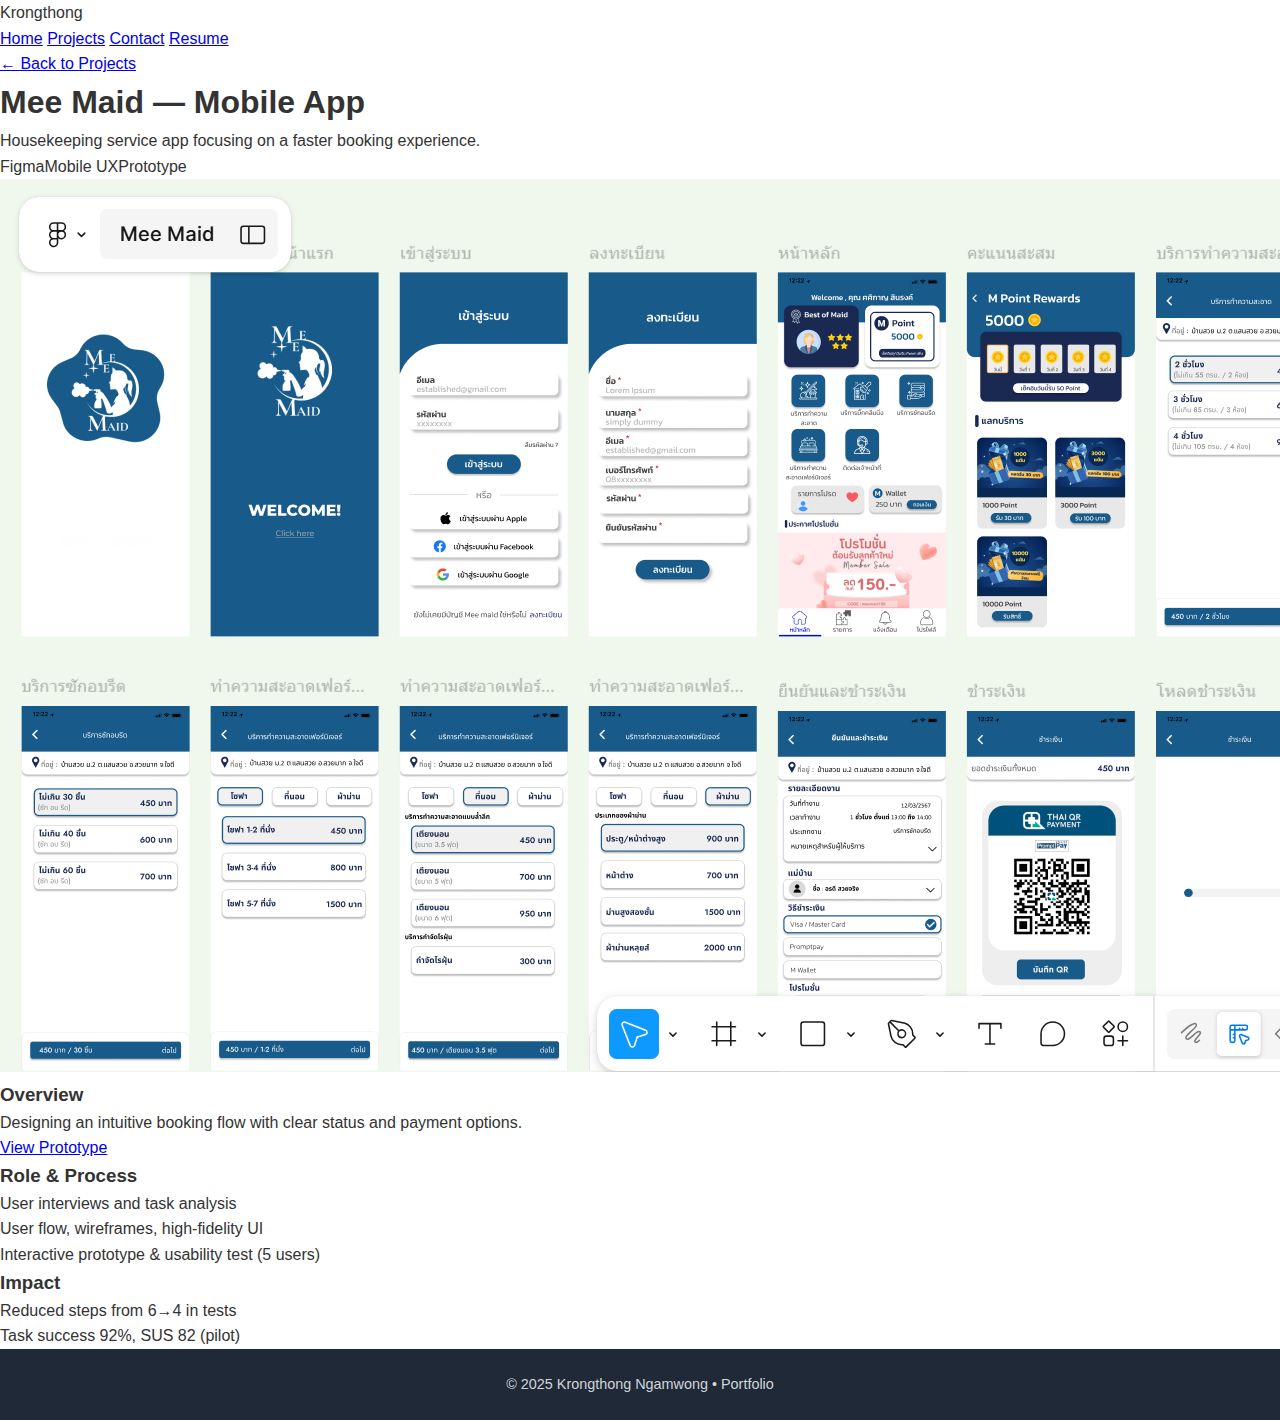
<file: project-detail.html>
<!doctype html>
<html lang="en">
<head>
  <meta charset="utf-8"/>
  <meta name="viewport" content="width=device-width, initial-scale=1"/>
  <title>Mee Maid — Mobile App — Krongthong</title>
  <link rel="stylesheet" href="style.css"/>
  <link rel="preconnect" href="https://fonts.googleapis.com"><link rel="preconnect" href="https://fonts.gstatic.com" crossorigin>
  <link href="https://fonts.googleapis.com/css2?family=Inter:wght@400;600;800&display=swap" rel="stylesheet">
</head>
<body>
<header class="header">
  <div class="container nav">
    <div class="brand"><span class="dot"></span> Krongthong</div>
    <nav class="menu">
      <a href="index.html#home">Home</a>
      <a href="index.html#projects">Projects</a>
      <a href="index.html#contact">Contact</a>
      <a class="btn ghost" href="assets/Krongthong_Ngamwong_Resume.pdf">Resume</a>
    </nav>
  </div>
</header>
<main>
  <section class="proj-hero container">
    <div class="breadcrumbs"><a href="index.html#projects">← Back to Projects</a></div>
    <h1 class="proj-title">Mee Maid — Mobile App</h1>
    <p class="subtitle">Housekeeping service app focusing on a faster booking experience.</p>
    <div class="meta"><span class="chip">Figma</span><span class="chip">Mobile UX</span><span class="chip">Prototype</span></div>
    <div class="kv"><img src="project1.jpg" alt="Mee Maid — Mobile App cover"/></div>
    <div class="grid-2">
      <div class="panel">
        <h3>Overview</h3>
        <p>Designing an intuitive booking flow with clear status and payment options.</p>
        <div class="meta"><a class="btn primary" href="https://www.figma.com/proto/Fo0Wc2fgWL6doXeJRWi0Jf/Mee-Maid?node-id=338-722&t=Y175fcC9mughO84s-0&scaling=scale-down&content-scaling=fixed&page-id=0%3A1&starting-point-node-id=338%3A722&show-proto-sidebar=1">View Prototype</a></div>
      </div>
      <div class="panel">
        <h3>Role & Process</h3>
        <ul class="list"><li>User interviews and task analysis</li><li>User flow, wireframes, high‑fidelity UI</li><li>Interactive prototype & usability test (5 users)</li></ul>
        <h3>Impact</h3>
        <ul class="list"><li>Reduced steps from 6→4 in tests</li><li>Task success 92%, SUS 82 (pilot)</li></ul>
      </div>
    </div>
  </section>
</main>
<footer class="footer">
  <div class="container">© 2025 Krongthong Ngamwong • Portfolio</div>
</footer>
<script src="main.js"></script>
</body>
</html>
</file>
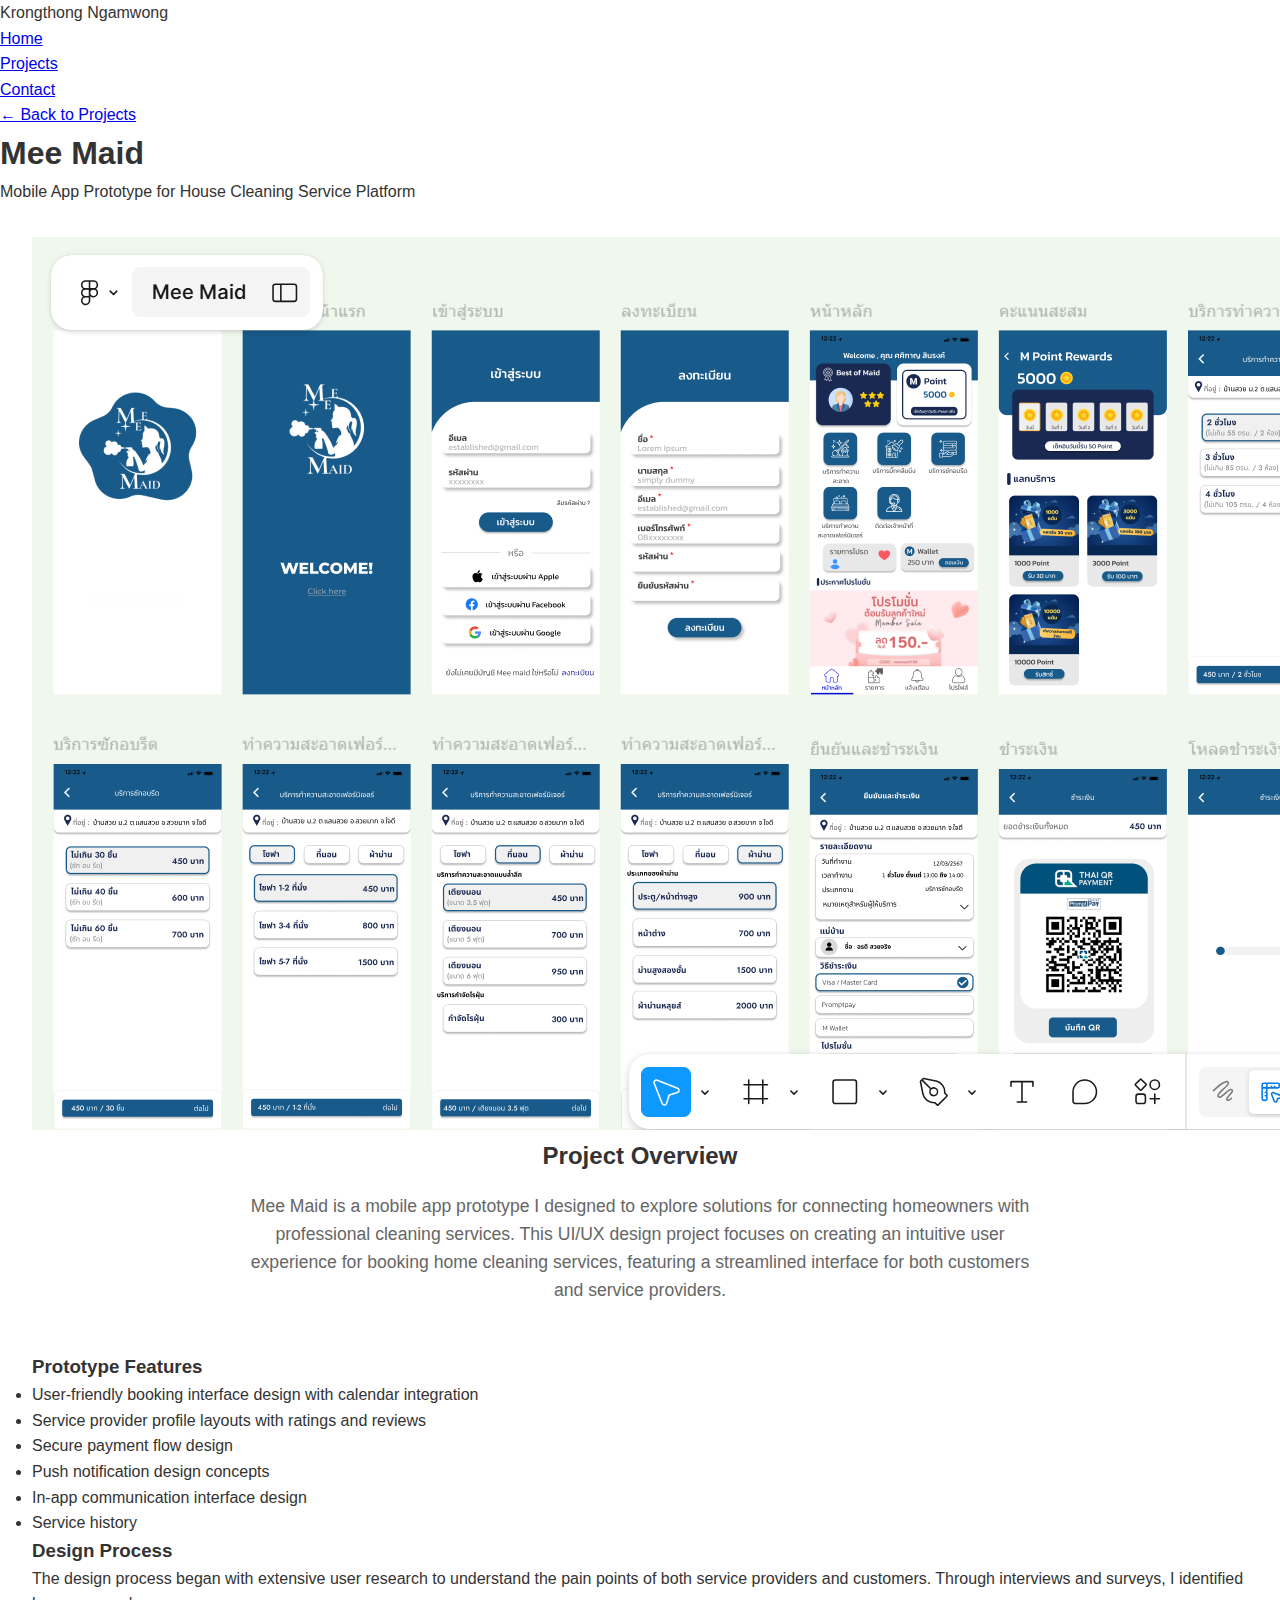
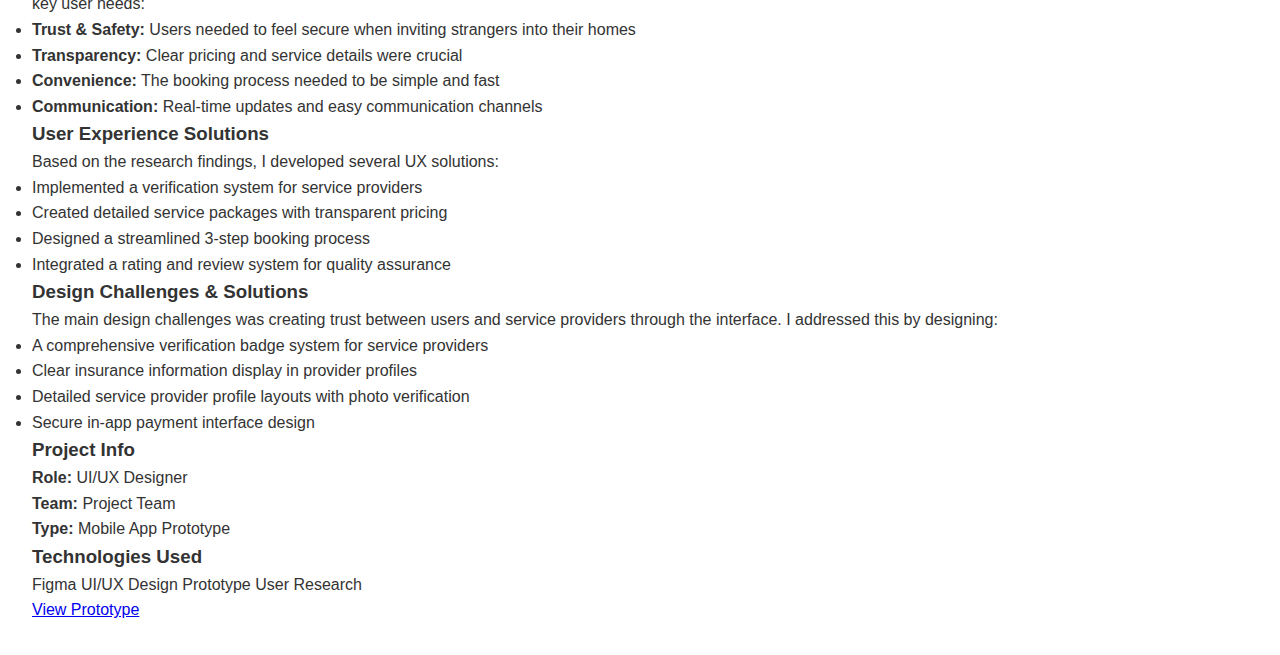
<file: project1.html>
<!DOCTYPE html>
<html lang="en">
<head>
  <meta charset="UTF-8">
  <meta name="viewport" content="width=device-width, initial-scale=1.0">
  <title>Mee Maid App - Krongthong Ngamwong</title>
  <link rel="stylesheet" href="style.css">
</head>
<body>

  <!-- Navigation -->
  <nav>
    <div class="logo">Krongthong Ngamwong</div>
    <ul>
      <li><a href="index.html">Home</a></li>
      <li><a href="index.html#projects">Projects</a></li>
      <li><a href="index.html#contact">Contact</a></li>
    </ul>
  </nav>

  <!-- Project Header -->
  <section class="project-header">
    <a href="index.html#projects" class="back-btn">← Back to Projects</a>
    <h1>Mee Maid</h1>
    <p>Mobile App Prototype for House Cleaning Service Platform</p>
  </section>

  <!-- Project Content -->
  <div class="project-content">
    
    <!-- Main Project Image -->
    <img src="project1.jpg" alt="Mee Maid App Interface" class="project-main-image">
    
    <!-- Project Overview -->
    <div style="text-align: center; margin-bottom: 3rem;">
      <h2>Project Overview</h2>
      <p style="max-width: 800px; margin: 1rem auto; font-size: 1.1rem; color: #666;">
        Mee Maid is a mobile app prototype I designed to explore solutions for connecting homeowners with professional cleaning services. This UI/UX design project focuses on creating an intuitive user experience for booking home cleaning services, featuring a streamlined interface for both customers and service providers.
      </p>
    </div>

    <!-- Project Details Grid -->
    <div class="project-details">
      
      <!-- Main Content -->
      <div class="project-info">
        <h3>Prototype Features</h3>
        <ul>
          <li>User-friendly booking interface design with calendar integration</li>
          <li>Service provider profile layouts with ratings and reviews</li>
          <li>Secure payment flow design</li>
          <li>Push notification design concepts</li>
          <li>In-app communication interface design</li>
          <li>Service history</li>
        </ul>

        <h3>Design Process</h3>
        <p>The design process began with extensive user research to understand the pain points of both service providers and customers. Through interviews and surveys, I identified key user needs:</p>
        
        <ul>
          <li><strong>Trust & Safety:</strong> Users needed to feel secure when inviting strangers into their homes</li>
          <li><strong>Transparency:</strong> Clear pricing and service details were crucial</li>
          <li><strong>Convenience:</strong> The booking process needed to be simple and fast</li>
          <li><strong>Communication:</strong> Real-time updates and easy communication channels</li>
        </ul>

        <h3>User Experience Solutions</h3>
        <p>Based on the research findings, I developed several UX solutions:</p>
        <ul>
          <li>Implemented a verification system for service providers</li>
          <li>Created detailed service packages with transparent pricing</li>
          <li>Designed a streamlined 3-step booking process</li>
          <li>Integrated a rating and review system for quality assurance</li>
        </ul>

        <h3>Design Challenges & Solutions</h3>
        <p>The main design challenges was creating trust between users and service providers through the interface. I addressed this by designing:</p>
        <ul>
          <li>A comprehensive verification badge system for service providers</li>
          <li>Clear insurance information display in provider profiles</li>
          <li>Detailed service provider profile layouts with photo verification</li>
          <li>Secure in-app payment interface design</li>
        </ul>
      </div>

      <!-- Sidebar -->
      <div class="project-sidebar">
        <h3>Project Info</h3>
        <p><strong>Role:</strong> UI/UX Designer</p>
        <p><strong>Team:</strong> Project Team</p>
        <p><strong>Type:</strong> Mobile App Prototype</p>

        <h3>Technologies Used</h3>
        <div class="tech-stack">
          <span class="tech-tag">Figma</span>
          <span class="tech-tag">UI/UX Design</span>
          <span class="tech-tag">Prototype</span>
          <span class="tech-tag">User Research</span>
        </div>

        <div class="project-links">
          <a href="https://www.figma.com/proto/Fo0Wc2fgWL6doXeJRWi0Jf/Mee-Maid?node-id=338-722&t=JV6yWQTbg4VJogpl-1&scaling=scale-down&content-scaling=fixed&page-id=0%3A1&starting-point-node-id=338%3A722&show-proto-sidebar=1" class="project-link">View Prototype</a>
        
        </div>
      </div>
    </div>



  </div>

  <script src="script.js"></script>
</body>
</html>
</file>
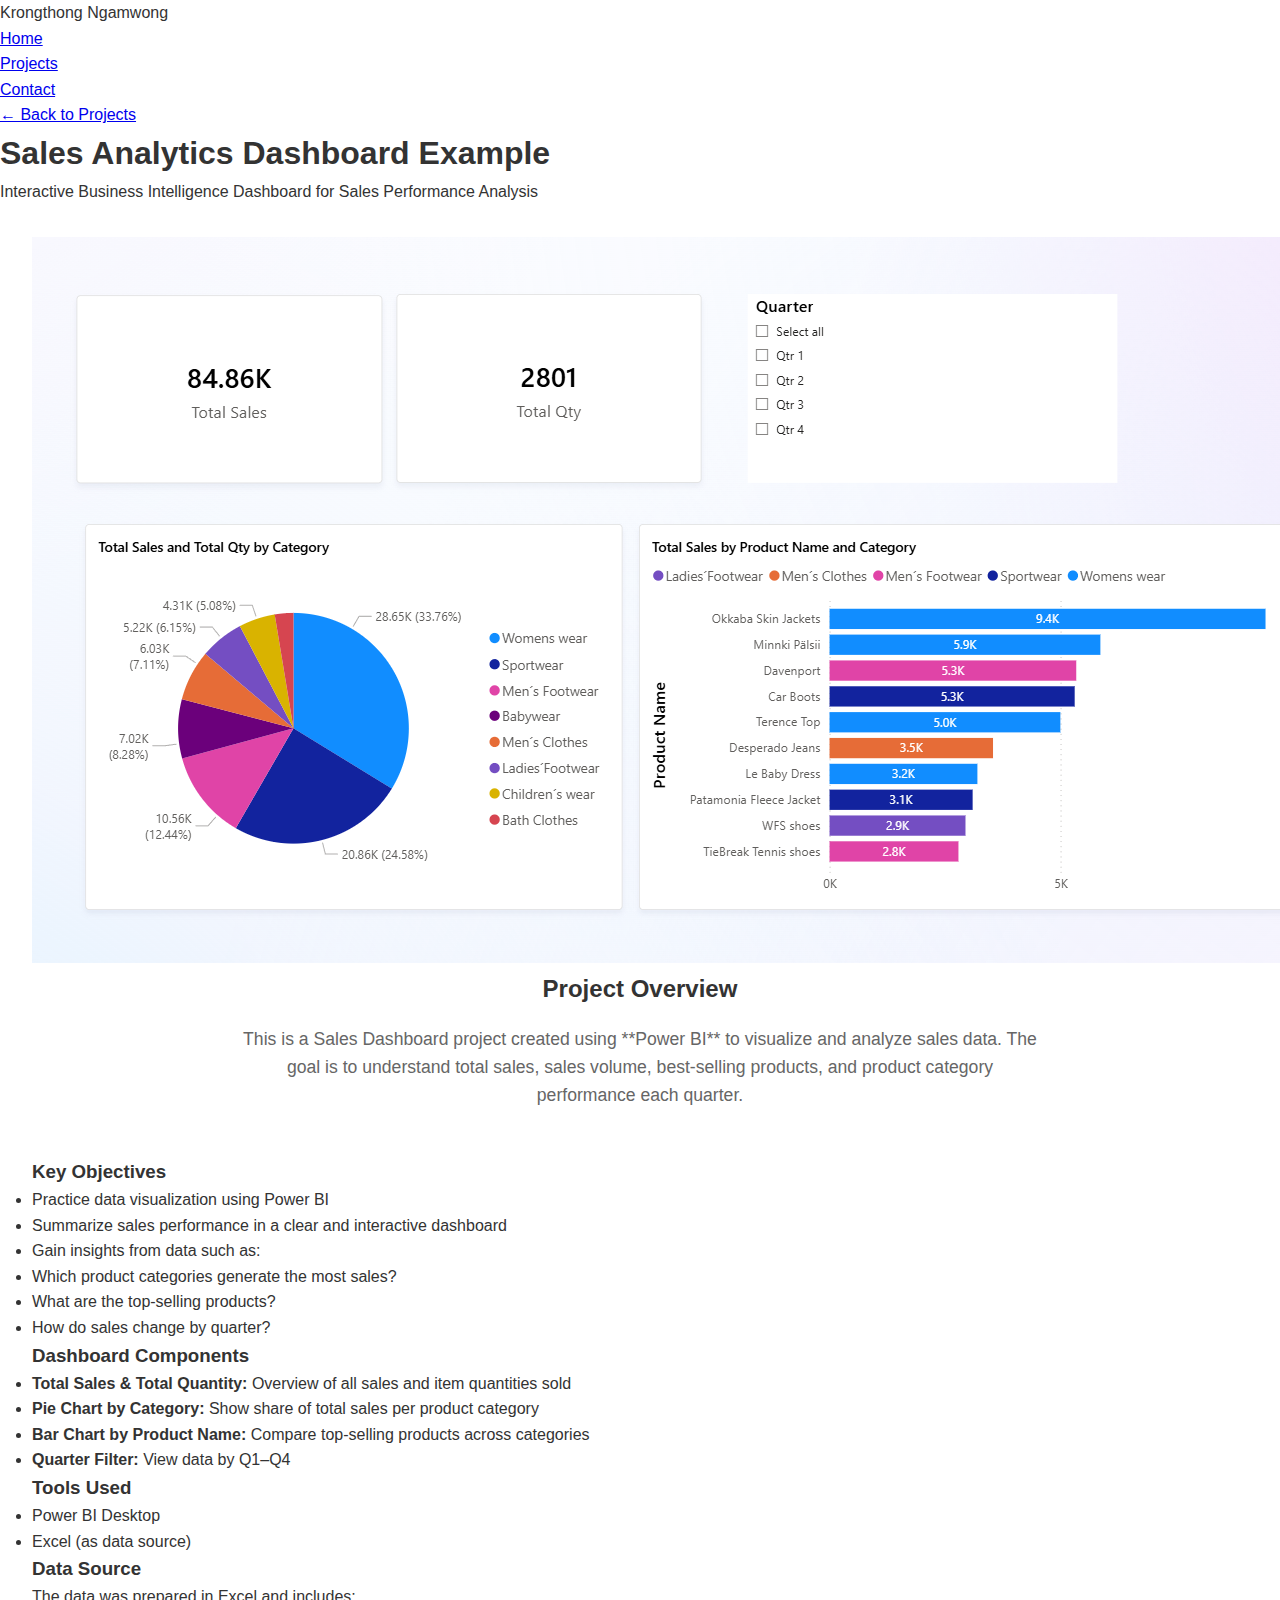
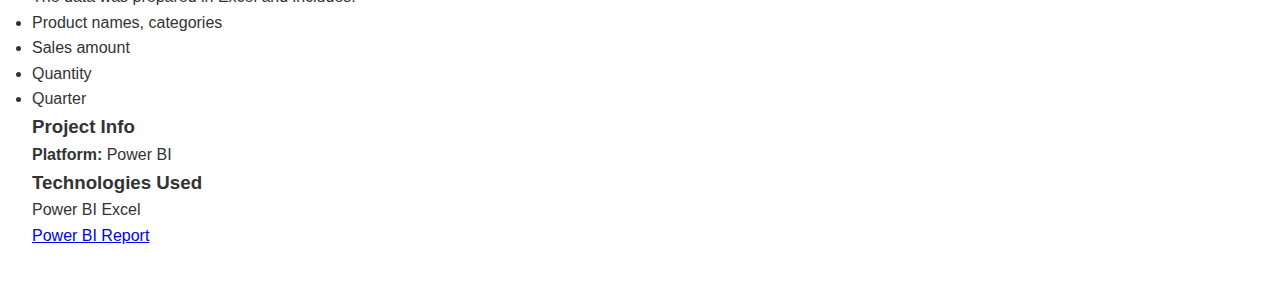
<file: project2.html>
<!DOCTYPE html>
<html lang="en">
<head>
  <meta charset="UTF-8">
  <meta name="viewport" content="width=device-width, initial-scale=1.0">
  <title>Sales Dashboard - Krongthong Ngamwong</title>
  <link rel="stylesheet" href="style.css">
</head>
<body>

  <!-- Navigation -->
  <nav>
    <div class="logo">Krongthong Ngamwong</div>
    <ul>
      <li><a href="index.html">Home</a></li>
      <li><a href="index.html#projects">Projects</a></li>
      <li><a href="index.html#contact">Contact</a></li>
    </ul>
  </nav>

  <!-- Project Header -->
  <section class="project-header">
    <a href="index.html#projects" class="back-btn">← Back to Projects</a>
    <h1>Sales Analytics Dashboard  Example</h1>
    <p>Interactive Business Intelligence Dashboard for Sales Performance Analysis</p>
  </section>

  <!-- Project Content -->
  <div class="project-content">
    
    <!-- Main Project Image -->
    <img src="project2.jpg" alt="Sales Dashboard Interface" class="project-main-image">
    
    <!-- Project Overview -->
    <div style="text-align: center; margin-bottom: 3rem;">
      <h2>Project Overview</h2>
      <p style="max-width: 800px; margin: 1rem auto; font-size: 1.1rem; color: #666;">
        This is a Sales Dashboard project created using **Power BI** to visualize and analyze sales data.
The goal is to understand total sales, sales volume, best-selling products, and product category performance each quarter.
      </p>
    </div>

    <!-- Project Details Grid -->
    <div class="project-details">
      
      <!-- Main Content -->
      <div class="project-info">
        <h3> Key Objectives</h3>
        <ul>
          <li>Practice data visualization using Power BI</li>
          <li>Summarize sales performance in a clear and interactive dashboard</li>
          <li>Gain insights from data such as:</li>
          <li>Which product categories generate the most sales?</li>
          <li>What are the top-selling products?</li>
          <li>How do sales change by quarter?</li>
  
        </ul>

        <h3>Dashboard Components</h3>

        
        <ul>
          <li><strong>Total Sales & Total Quantity:</strong>  Overview of all sales and item quantities sold  </li>
          <li><strong>Pie Chart by Category:</strong> Show share of total sales per product category</li>
          <li><strong>Bar Chart by Product Name:</strong> Compare top-selling products across categories</li>
          <li><strong>Quarter Filter:</strong> View data by Q1–Q4</li>
        </ul>

        <h3>Tools Used</h3>
    
        <ul>
          <li> Power BI Desktop  </li>
          <li>Excel (as data source)</li>
        </ul>

        <h3>Data Source</h3>
        <p>The data was prepared in Excel and includes:</p>
        <ul>
          <li>Product names, categories</li>
          <li>Sales amount</li>
          <li>Quantity</li>
          <li>Quarter</li>
        </ul>
      </div>

      <!-- Sidebar -->
      <div class="project-sidebar">
        <h3>Project Info</h3>
        <p><strong>Platform:</strong> Power BI </p>

        <h3>Technologies Used</h3>
        <div class="tech-stack">
          <span class="tech-tag">Power BI</span>
          <span class="tech-tag">Excel</span>
        </div>

        <div class="project-links">
          <a href="poweibi.pbix" download class="project-link secondary"> Power BI Report</a>
        </div>
      </div>
    </div>

  </div>

  <script src="script.js"></script>
</body>
</html>
</file>
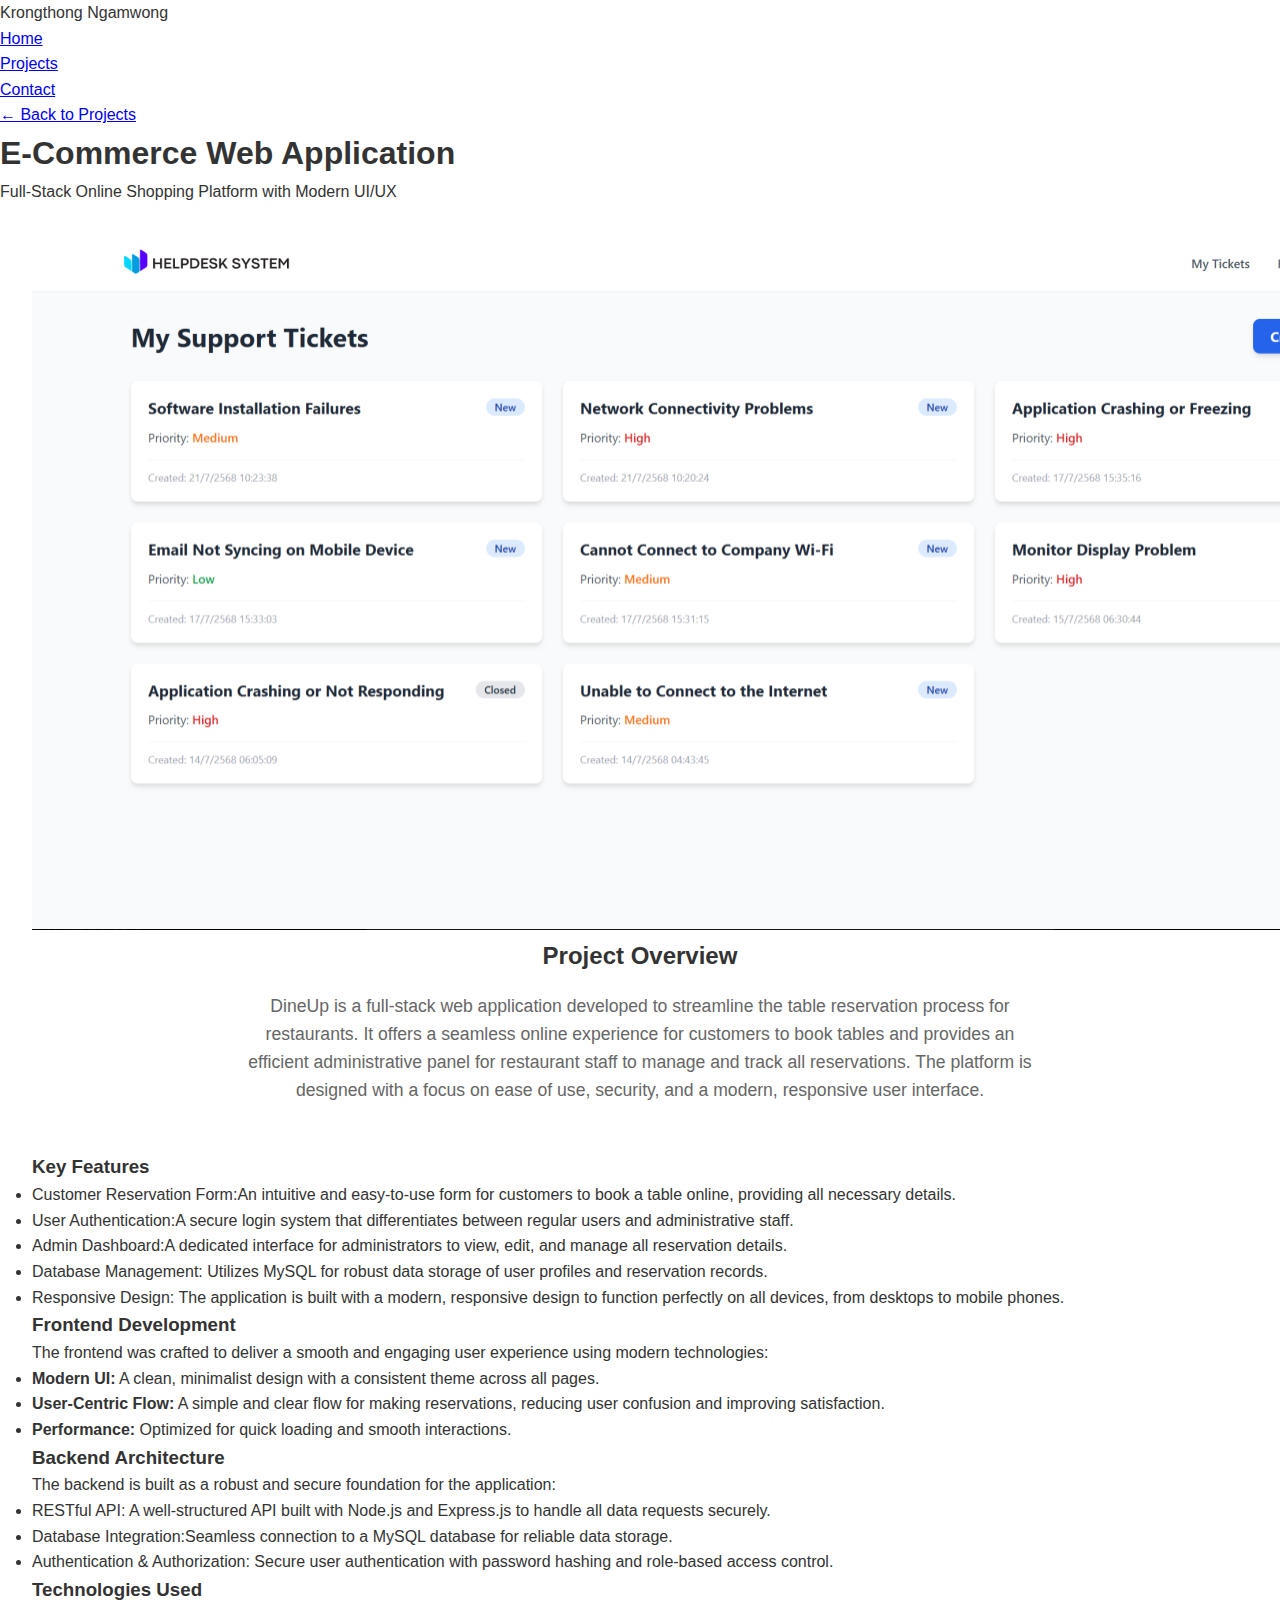
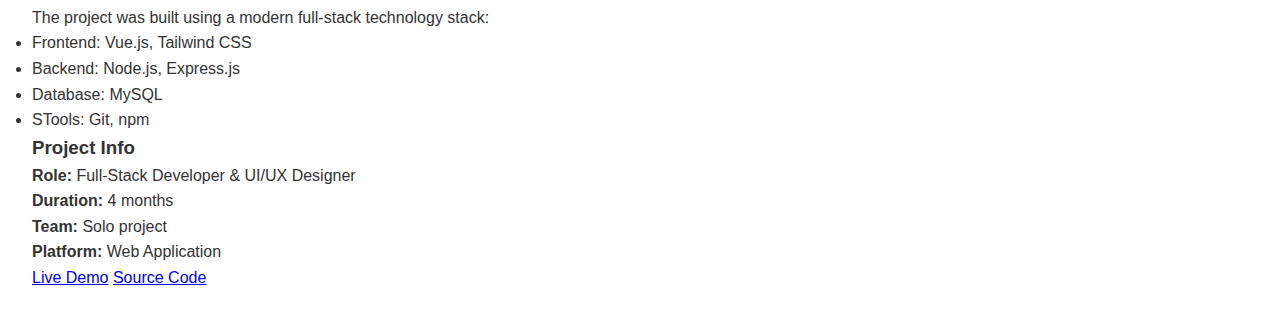
<file: project4.html>
<!DOCTYPE html>
<html lang="en">
<head>
  <meta charset="UTF-8">
  <meta name="viewport" content="width=device-width, initial-scale=1.0">
  <title>E-Commerce Web App - Krongthong Ngamwong</title>
  <link rel="stylesheet" href="style.css">
</head>
<body>

  <!-- Navigation -->
  <nav>
    <div class="logo">Krongthong Ngamwong</div>
    <ul>
      <li><a href="index.html">Home</a></li>
      <li><a href="index.html#projects">Projects</a></li>
      <li><a href="index.html#contact">Contact</a></li>
    </ul>
  </nav>

  <!-- Project Header -->
  <section class="project-header">
    <a href="index.html#projects" class="back-btn">← Back to Projects</a>
    <h1>E-Commerce Web Application</h1>
    <p>Full-Stack Online Shopping Platform with Modern UI/UX</p>
  </section>

  <!-- Project Content -->
  <div class="project-content">
    
    <!-- Main Project Image -->
    <img src="project4.jpg" alt="E-Commerce Web Application" class="project-main-image">
    
    <!-- Project Overview -->
    <div style="text-align: center; margin-bottom: 3rem;">
      <h2>Project Overview</h2>
      <p style="max-width: 800px; margin: 1rem auto; font-size: 1.1rem; color: #666;">
      DineUp is a full-stack web application developed to streamline the table reservation process for restaurants. It offers a seamless online experience for customers to book tables and provides an efficient administrative panel for restaurant staff to manage and track all reservations. The platform is designed with a focus on ease of use, security, and a modern, responsive user interface.
      </p>
    </div>

    <!-- Project Details Grid -->
    <div class="project-details">
      
      <!-- Main Content -->
      <div class="project-info">
        <h3>Key Features</h3>
        <ul>
          <li>Customer Reservation Form:An intuitive and easy-to-use form for customers to book a table online, providing all necessary details.</li>
          <li>User Authentication:A secure login system that differentiates between regular users and administrative staff.</li>
          <li>Admin Dashboard:A dedicated interface for administrators to view, edit, and manage all reservation details.</li>
          <li>Database Management: Utilizes MySQL for robust data storage of user profiles and reservation records.</li>
          <li>Responsive Design: The application is built with a modern, responsive design to function perfectly on all devices, from desktops to mobile phones.</li>
        
        </ul>

        <h3>Frontend Development</h3>
        <p>The frontend was crafted to deliver a smooth and engaging user experience using modern technologies:</p>
        
        <ul>
          <li><strong>Modern UI:</strong> A clean, minimalist design with a consistent theme across all pages.</li>
          <li><strong>User-Centric Flow:</strong> A simple and clear flow for making reservations, reducing user confusion and improving satisfaction.</li>
          <li><strong>Performance:</strong> Optimized for quick loading and smooth interactions.</li>

        </ul>

        <h3>Backend Architecture</h3>
        <p>The backend is built as a robust and secure foundation for the application:</p>
        <ul>
          <li>RESTful API: A well-structured API built with Node.js and Express.js to handle all data requests securely.</li>
          <li>Database Integration:Seamless connection to a MySQL database for reliable data storage.</li>
          <li>Authentication & Authorization: Secure user authentication with password hashing and role-based access control.</li>
          
        </ul>

        <h3>Technologies Used</h3>
        <p>The project was built using a modern full-stack technology stack:</p>
        <ul>
          <li>Frontend: Vue.js, Tailwind CSS</li>
          <li>Backend: Node.js, Express.js</li>
          <li>Database: MySQL</li>
          <li>STools: Git, npm</li>  
        </ul>
        </ul>
      </div>

      <!-- Sidebar -->
      <div class="project-sidebar">
        <h3>Project Info</h3>
        <p><strong>Role:</strong> Full-Stack Developer & UI/UX Designer</p>
        <p><strong>Duration:</strong> 4 months</p>
        <p><strong>Team:</strong> Solo project</p>
        <p><strong>Platform:</strong> Web Application</p>

        <div class="project-links">
          <a href="#" class="project-link">Live Demo</a>
          <a href="#" class="project-link secondary">Source Code</a>
    </div>

    


  <script src="script.js"></script>
</body>
</html>
</file>
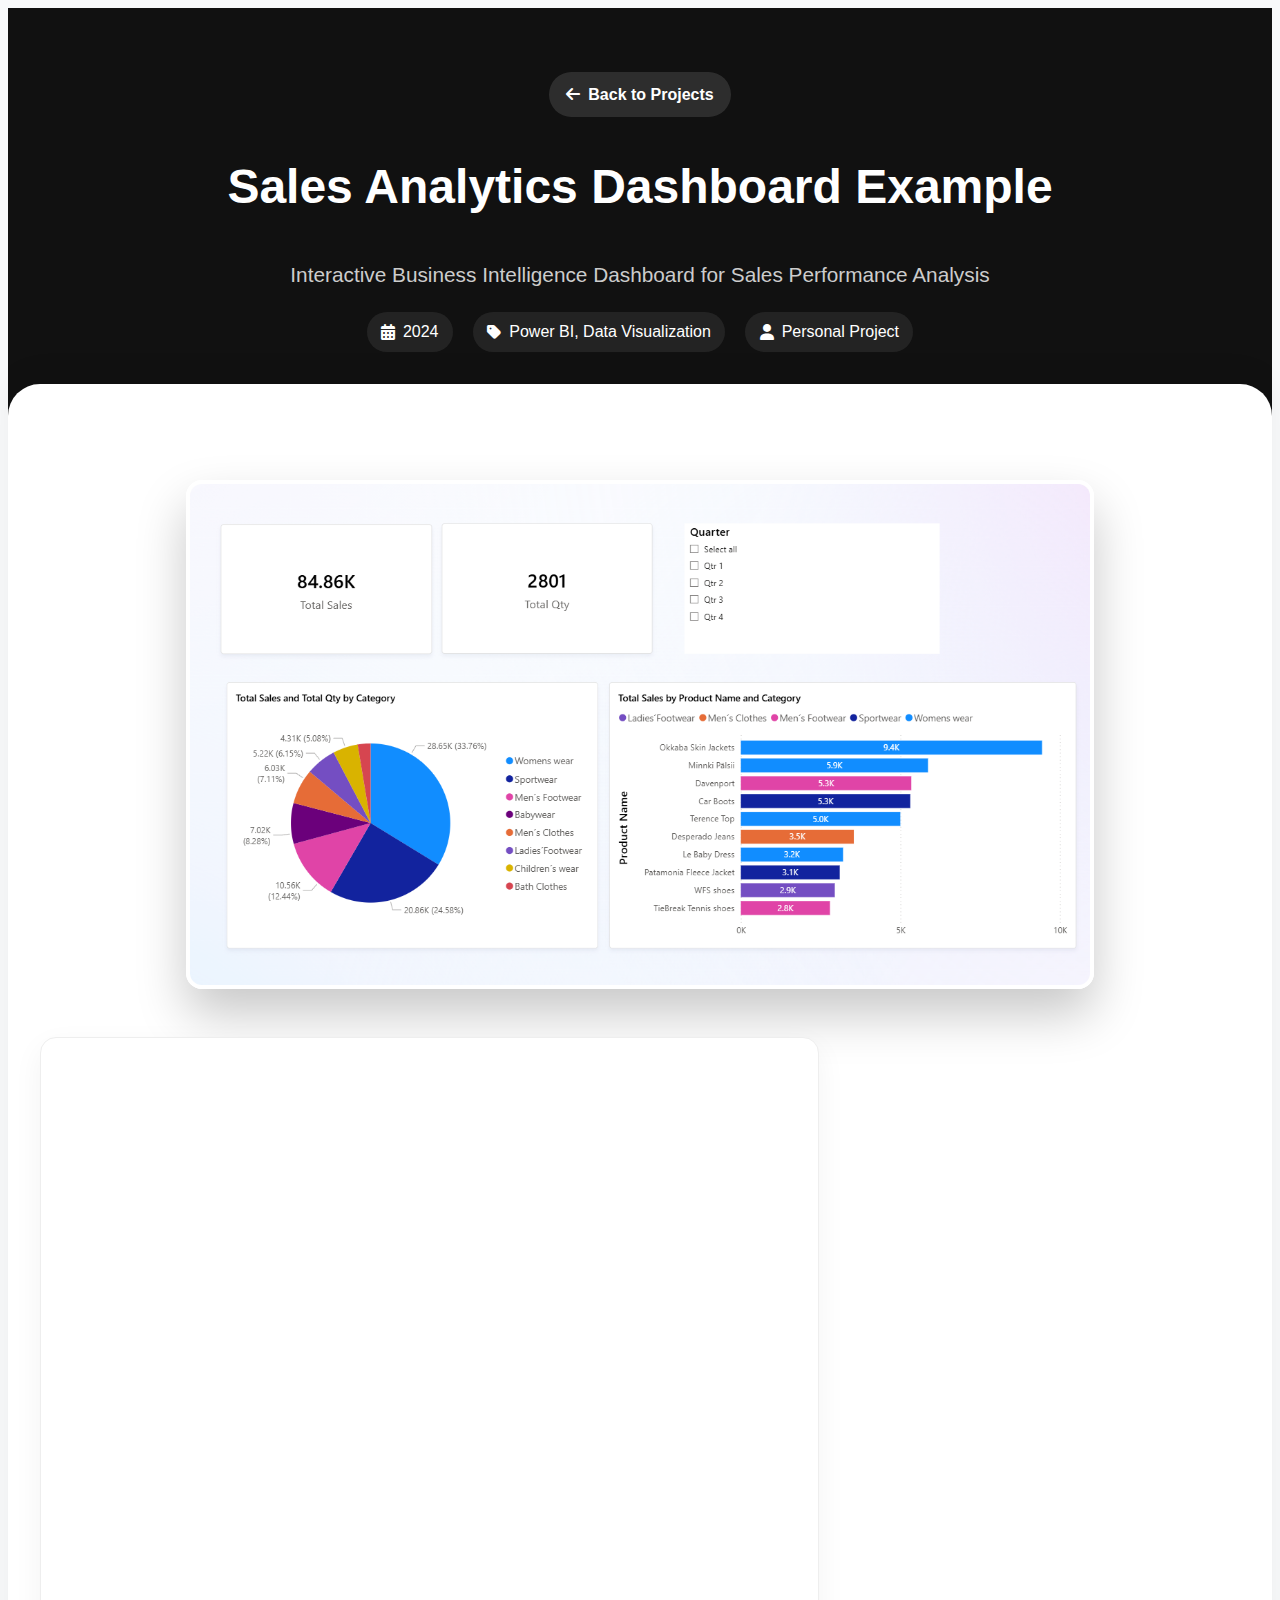
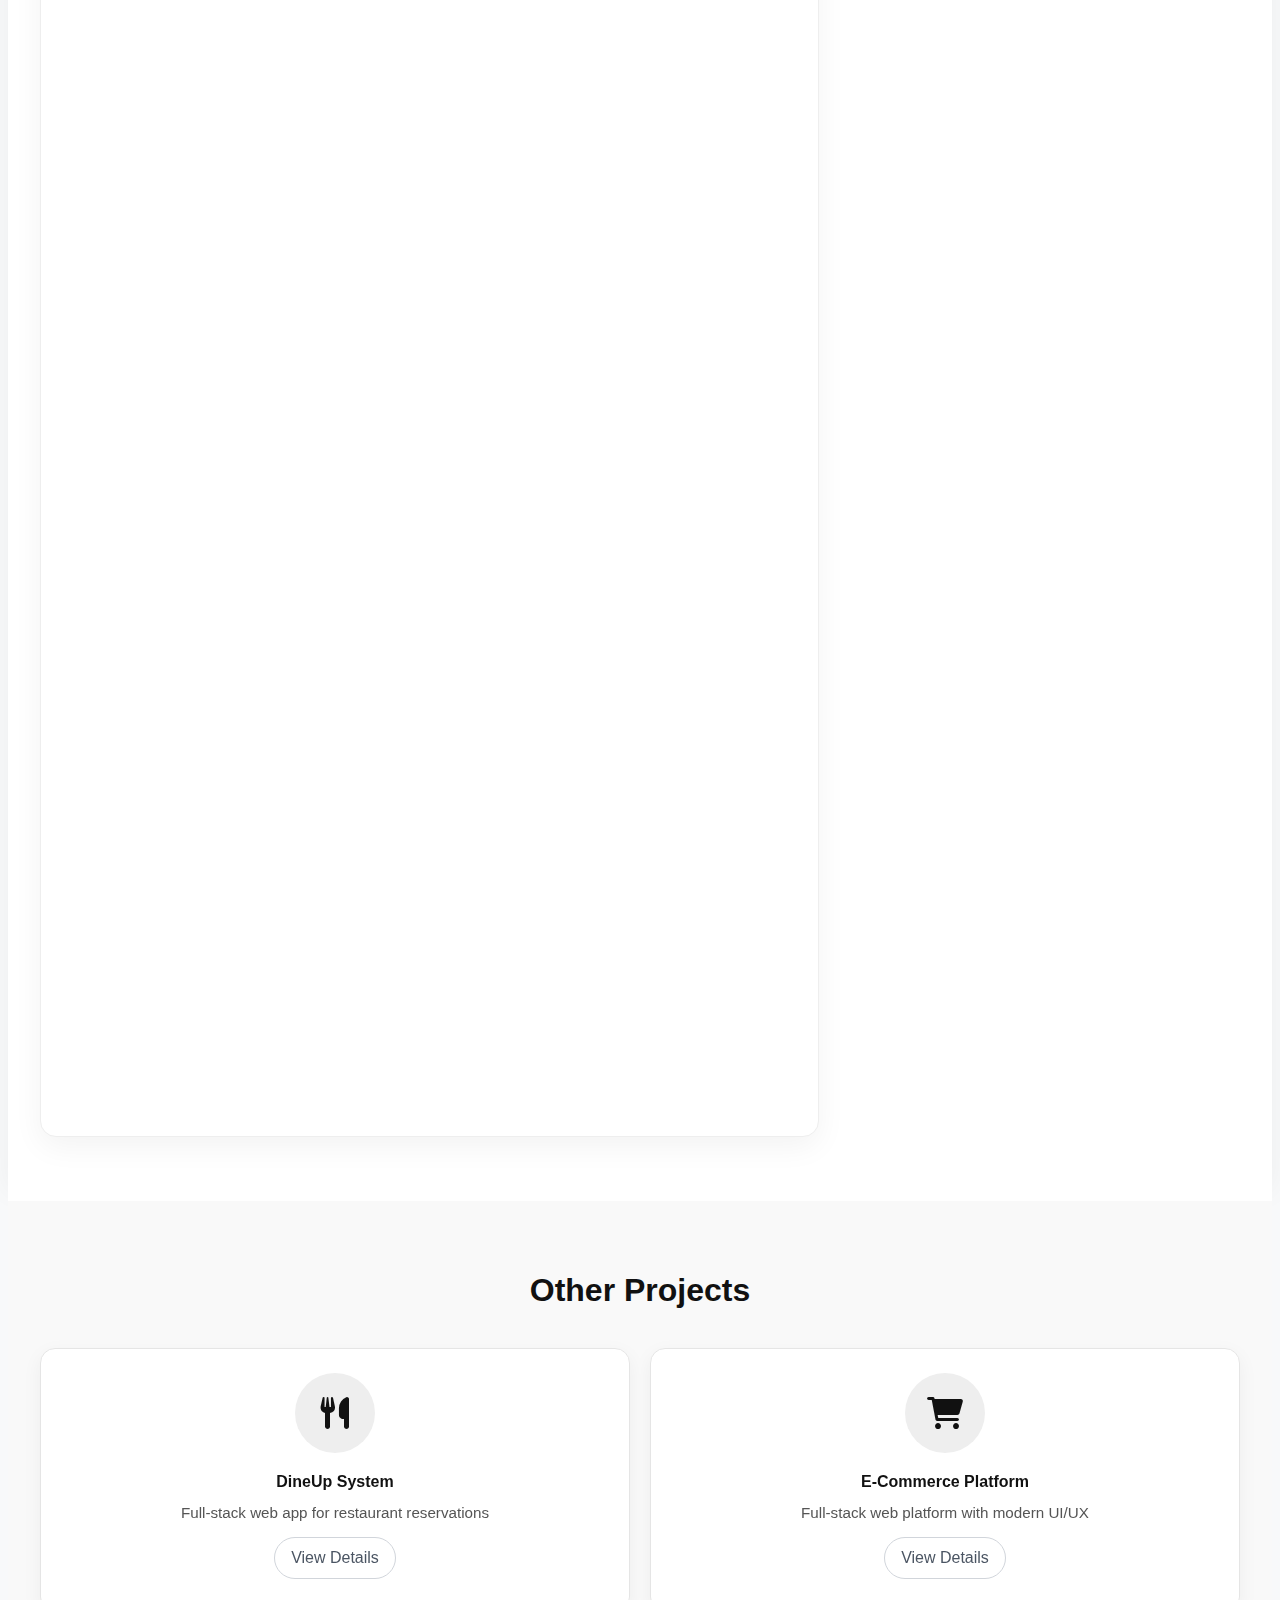
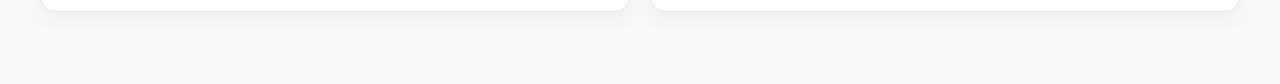
<file: sales-dashboard.html>
<!DOCTYPE html>
<html lang="en">
<head>
    <meta charset="UTF-8">
    <meta name="viewport" content="width=device-width, initial-scale=1.0">
    <title>Sales Analytics Dashboard Example</title>
    <link rel="stylesheet" href="https://cdnjs.cloudflare.com/ajax/libs/font-awesome/6.0.0/css/all.min.css">
    <link rel="stylesheet" href="project-detail.css">
</head>
<body>
    <header class="project-header">
        <div class="container">
            <a href="index.html#projects" class="back-btn"><i class="fas fa-arrow-left"></i> Back to Projects</a>
            <div class="header-content">
                <h1 class="project-title">Sales Analytics Dashboard Example</h1>
                <p class="project-subtitle">Interactive Business Intelligence Dashboard for Sales Performance Analysis</p>
                <div class="project-meta">
                    <div class="meta-item">
                        <i class="fas fa-calendar-alt"></i> <span>2024</span>
                    </div>
                    <div class="meta-item">
                        <i class="fas fa-tag"></i> <span>Power BI, Data Visualization</span>
                    </div>
                    <div class="meta-item">
                        <i class="fas fa-user"></i> <span>Personal Project</span>
                    </div>
                </div>
            </div>
        </div>
    </header>

    <main class="project-content">
        <div class="container">
            <div class="project-hero-image">
                <img src="project2.jpg" alt="Sales Dashboard Interface" class="project-main-image">
            </div>
            
            <div class="content-grid">
                <div class="main-content">
                    <div class="section">
                        <h2>Project Overview</h2>
                        <p class="lead">
                            This is a Sales Dashboard project created using <strong>Power BI</strong> to visualize and analyze sales data.
                            The goal is to understand total sales, sales volume, best-selling products, and product category performance each quarter.
                        </p>
                    </div>

                    <div class="section">
                        <h2>Key Objectives</h2>
                        <ul class="feature-list">
                            <li>Practice data visualization using Power BI</li>
                            <li>Summarize sales performance in a clear and interactive dashboard</li>
                            <li>Gain insights from data such as:
                                <ul>
                                    <li>Which product categories generate the most sales?</li>
                                    <li>What are the top-selling products?</li>
                                    <li>How do sales change by quarter?</li>
                                </ul>
                            </li>
                        </ul>
                    </div>

                    <div class="section">
                        <h2>Dashboard Components</h2>
                        <ul class="feature-list">
                            <li><strong>Total Sales & Total Quantity:</strong> Overview of all sales and quantities sold</li>
                            <li><strong>Pie Chart by Category:</strong> Show share of total sales per product category</li>
                            <li><strong>Bar Chart by Product Name:</strong> Compare top-selling products across categories</li>
                            <li><strong>Quarter Filter:</strong> View data by Q1–Q4</li>
                        </ul>
                    </div>

                    <div class="section">
                        <h2>Tools Used</h2>
                        <ul class="feature-list">
                            <li>Power BI Desktop</li>
                            <li>Excel (as data source)</li>
                        </ul>
                    </div>

                    <div class="section">
                        <h2>Data Source</h2>
                        <p>The data was prepared in Excel and includes:</p>
                        <ul class="feature-list">
                            <li>Product names, categories</li>
                            <li>Sales amount</li>
                            <li>Quantity</li>
                            <li>Quarter</li>
                        </ul>
                    </div>
                </div>

                <aside class="sidebar">
                    <div class="sidebar-card">
                        <h3>Project Info</h3>
                        <div class="info-item">
                            <strong>Platform:</strong> <span>Power BI</span>
                        </div>
                        <div class="info-item">
                            <strong>Timeline:</strong> <span>2 weeks</span>
                        </div>
                        <div class="info-item">
                            <strong>Type:</strong> <span>Personal Project</span>
                        </div>
                    </div>

                    <div class="sidebar-card">
                        <h3>Technologies Used</h3>
                        <div class="tech-stack">
                            <span class="tech-tag">Power BI</span>
                            <span class="tech-tag">Excel</span>
                        </div>
                    </div>
                    
                    <div class="sidebar-card">
                        <h3>Links</h3>
                        <div class="project-links">
                            <a href="poweibi.pbix" download class="project-link primary">
                                <i class="fas fa-download"></i> Download Power BI Report
                            </a>
                        </div>
                    </div>
                </aside>
            </div>
        </div>
    </main>
    
    <section class="related-projects">
        <div class="container">
            <h2>Other Projects</h2>
            <div class="related-grid">
                <a href="#" class="related-card" onclick="window.location.href='index.html'; openModal('dineup');">
                    <div class="related-image"><i class="fas fa-utensils"></i></div>
                    <h4>DineUp System</h4>
                    <p>Full-stack web app for restaurant reservations</p>
                    <span class="related-link">View Details</span>
                </a>
                <a href="#" class="related-card" onclick="window.location.href='index.html'; openModal('ecommerce');">
                    <div class="related-image"><i class="fas fa-shopping-cart"></i></div>
                    <h4>E-Commerce Platform</h4>
                    <p>Full-stack web platform with modern UI/UX</p>
                    <span class="related-link">View Details</span>
                </a>
            </div>
        </div>
    </section>

    <script src="project-detail.js"></script>
</body>
</html>
</file>
<file: project-detail.css>
/* ===== Project Detail (Minimal Black & White) ===== */
body { font-family: 'Arial', sans-serif; background: #f8f9fa; color: #222; line-height: 1.6; }
.navbar { background: #fff; box-shadow: 0 2px 20px rgba(0,0,0,0.05); position: sticky; top: 0; z-index: 100; }
.logo { font-size: 1.3rem; font-weight: bold; color: #111; }

.project-header { background: #111; color: #fff; padding: 4rem 0; text-align: center; }
.project-title { font-size: 3rem; font-weight: 900; color: #fff; }
.project-subtitle { font-size: 1.3rem; color: #ccc; }

.project-content { padding: 4rem 0; background: #fff; margin-top: -2rem; border-radius: 2rem 2rem 0 0; box-shadow: 0 -10px 30px rgba(0,0,0,0.05); }
.section h2 { font-size: 2rem; color: #111; border-bottom: 2px solid #333; padding-bottom: 0.5rem; display: inline-block; }
.section h3 { font-size: 1.3rem; color: #222; margin-bottom: 1rem; position: relative; padding-left: 1rem; }
.section h3::before { content: ''; position: absolute; left: 0; top: 50%; transform: translateY(-50%); width: 4px; height: 18px; background: #111; }

.project-links a.primary { background: #111; color: white; padding: 0.8rem 1.5rem; border-radius: 30px; text-decoration: none; font-weight: bold; }
.project-links a.primary:hover { background: #333; }
.project-links a.secondary { border: 2px solid #111; color: #111; padding: 0.8rem 1.5rem; border-radius: 30px; text-decoration: none; font-weight: bold; }
.project-links a.secondary:hover { background: #111; color: white; }

.related-projects { background: #f9f9f9; padding: 4rem 0; text-align: center; }
.related-card { background: white; border: 1px solid #e5e5e5; border-radius: 15px; padding: 2rem; box-shadow: 0 6px 20px rgba(0,0,0,0.05); transition: 0.3s; }
.related-card:hover { transform: translateY(-5px); box-shadow: 0 12px 30px rgba(0,0,0,0.1); }
.related-card h4 { color: #111; font-weight: 600; margin-bottom: 0.5rem; }
.related-card p { color: #555; font-size: 0.9rem; }
.container{max-width:1200px;margin:0 auto;padding:0 2rem}
.project-header .back-btn{display:inline-flex;align-items:center;gap:.5rem;background:rgba(255,255,255,.12);color:#fff;padding:.6rem 1.1rem;border-radius:999px;text-decoration:none;font-weight:600}
.project-meta{display:flex;justify-content:center;gap:1.25rem;flex-wrap:wrap;margin-top:1rem}
.meta-item{display:inline-flex;align-items:center;gap:.5rem;background:rgba(255,255,255,.08);padding:.45rem .9rem;border-radius:999px}

.project-hero-image {
    margin: 2rem 0 3rem;   /* ✅ เว้นระยะห่างบน-ล่าง */
    display: flex;
    flex-wrap: wrap;
    justify-content: center;
    gap: 1rem;
}

.project-main-image {
    max-width: 900px;
    border-radius: 16px;
    box-shadow: 0 25px 50px rgba(0,0,0,.22);
    border: 4px solid #fff;
}

.project-mainn-image {
    max-width: 520px;
    border-radius: 16px;
    box-shadow: 0 18px 40px rgba(0,0,0,.2);
    border: 4px solid #fff;
}

.content-grid{display:grid;grid-template-columns:2fr 1fr;gap:2rem}
@media (max-width:992px){.content-grid{grid-template-columns:1fr}}

.main-content{background:#fff;border:1px solid #eee;border-radius:16px;box-shadow:0 10px 30px rgba(0,0,0,.05);padding:2rem}
.feature-list,.solution-list,.challenge-list{list-style:none;margin:1rem 0;padding:0}
.feature-list li,.solution-list li,.challenge-list li{padding:.7rem 0;border-bottom:1px solid #e8e8e8;position:relative;padding-left:1.75rem}
.feature-list li::before,.solution-list li::before,.challenge-list li::before{content:"✓";position:absolute;left:0;top:.7rem;color:#111;font-weight:700}

.sidebar{position:sticky;top:90px;height:fit-content}
.sidebar-card{background:#fff;border:1px solid #eee;border-radius:16px;box-shadow:0 10px 30px rgba(0,0,0,.05);padding:1.5rem;margin-bottom:1.25rem}
.tech-stack{display:flex;flex-wrap:wrap;gap:.5rem}
.tech-tag{background:#efefef;color:#111;padding:.4rem .8rem;border-radius:999px;font-size:.85rem;font-weight:600}
.project-links{display:flex;flex-direction:column;gap:.6rem}
.project-link.primary{background:#111;color:#fff}
.project-link.secondary{border:2px solid #111;color:#111}
.project-link.secondary:hover{background:#111;color:#fff}
/* ==== Related Projects (fix) ==== */
.related-projects{background:#f9f9f9;padding:4rem 0;text-align:center}
.related-projects h2{font-size:2rem;color:#111;margin:0 0 2rem}
.related-grid{
  display:grid;
  grid-template-columns:repeat(auto-fit, minmax(260px, 1fr));
  gap:1.25rem;
  align-items:stretch;
}

.related-card{
  display:block;                 /* การ์ดทั้งใบคลิกได้ */
  text-decoration:none;          /* ตัดเส้นใต้ */
  color:inherit;                 /* ใช้สีข้อความปกติ */
  background:#fff;
  border:1px solid #e5e5e5;
  border-radius:15px;
  padding:1.5rem;
  box-shadow:0 6px 20px rgba(0,0,0,.05);
  transition:transform .25s ease, box-shadow .25s ease;
}
.related-card:hover{
  transform:translateY(-5px);
  box-shadow:0 12px 30px rgba(0,0,0,.1);
}

.related-image{
  width:80px;height:80px;margin:0 auto 1rem;
  background:#eee;border-radius:50%;
  display:grid;place-items:center;
}
.related-image i{font-size:2rem;color:#111}  /* ไอคอนไม่เป็นม่วง */

.related-card h4{color:#111;font-weight:800;margin:.25rem 0 .4rem}
.related-card p{color:#555;font-size:.95rem;margin:0 0 .75rem}

/* ปุ่มลิงก์ */
.related-link{
  display:inline-block;
  padding:.45rem 1rem;
  border:1px solid #d1d5db;
  border-radius:999px;
  color:#4b5563;
}

/* ตัดสีลิงก์ม่วง/ขีดเส้นใต้ในพื้นที่การ์ด */
.related-card:link,
.related-card:visited,
.related-card:hover,
.related-card:active{ color:inherit; text-decoration:none }
</file>
<file: style.css>
/* Reset */
* {
  margin: 0;
  padding: 0;
  box-sizing: border-box;
}

body {
  font-family: 'Arial', sans-serif;
  line-height: 1.6;
  color: #333;
  overflow-x: hidden;
  background: #fff;
}

/* Hero Section */
.hero {
  height: 100vh;
  background: linear-gradient(135deg, #667eea 0%, #764ba2 100%);
  display: flex;
  flex-direction: column;
  justify-content: center;
  align-items: center;
  text-align: center;
  color: white;
  position: relative;
}

.hero::before {
  content: '';
  position: absolute;
  inset: 0;
  background: rgba(0,0,0,0.3);
}

.hero-content {
  z-index: 2;
  max-width: 800px;
  padding: 0 2rem;
}

.portfolio-title {
  font-size: 4rem;
  font-weight: 900;
  letter-spacing: -2px;
  margin-bottom: 1rem;
  text-transform: uppercase;
}

.year-badge {
  background: #000;
  color: white;
  padding: 0.5rem 1rem;
  font-size: 1rem;
  font-weight: bold;
  display: inline-block;
  margin-bottom: 2rem;
  transform: rotate(-5deg);
}

.hero-subtitle {
  font-size: 1.3rem;
  margin-bottom: 2rem;
  opacity: 0.9;
}

.scroll-indicator {
  position: absolute;
  bottom: 2rem;
  left: 50%;
  transform: translateX(-50%);
  font-size: 2rem;
  animation: bounce 2s infinite;
  cursor: pointer;
}

@keyframes bounce {
  0%, 20%, 50%, 80%, 100% { transform: translateX(-50%) translateY(0); }
  40% { transform: translateX(-50%) translateY(-12px); }
  60% { transform: translateX(-50%) translateY(-6px); }
}

/* About Section */
.about-section {
  padding: 5rem 2rem;
  max-width: 1200px;
  margin: 0 auto;
  display: grid;
  grid-template-columns: 1fr 2fr;
  gap: 4rem;
  align-items: center;
}

.profile-image {
  width: 100%;
  max-width: 280px;
  height: 380px;
  object-fit: cover;
  border-radius: 20px;
  box-shadow: 0 15px 35px rgba(0,0,0,0.15);
}

.hello-text {
  font-size: 2.5rem;
  font-weight: bold;
  color: #2563eb;
  margin-bottom: 1rem;
}

.name {
  font-size: 2rem;
  font-weight: 700;
  margin-bottom: 0.5rem;
  color: #1f2937;
}

.role {
  font-size: 1.1rem;
  color: #6b7280;
  margin-bottom: 1.5rem;
}

.about-text {
  font-size: 1rem;
  line-height: 1.7;
  color: #4b5563;
}

/* Info Cards */
.info-cards {
  display: grid;
  grid-template-columns: repeat(auto-fit, minmax(180px, 1fr));
  gap: 1.5rem;
  margin-top: 2.5rem;
}

.info-card {
  background: #f9fafb;
  padding: 1.2rem;
  border-radius: 12px;
  border-left: 4px solid #2563eb;
}

.info-card h4 {
  color: #2563eb;
  margin-bottom: 0.3rem;
  font-size: 1rem;
}

.info-card p {
  color: #6b7280;
  font-size: 0.9rem;
}

/* Skills Section */
.skills-section {
  background: #f9fafb;
  padding: 4rem 2rem;
}

.skills-container {
  max-width: 1200px;
  margin: 0 auto;
  text-align: center;
}

.section-title {
  font-size: 2.3rem;
  font-weight: bold;
  color: #1f2937;
  margin-bottom: 2.5rem;
}

.skills-grid {
  display: grid;
  grid-template-columns: repeat(auto-fit, minmax(140px, 1fr));
  gap: 1.5rem;
}

.skill-item {
  background: white;
  padding: 1.2rem;
  border-radius: 12px;
  box-shadow: 0 4px 12px rgba(0,0,0,0.05);
  transition: transform 0.3s ease, box-shadow 0.3s ease;
}

.skill-item:hover {
  transform: translateY(-5px);
  box-shadow: 0 8px 20px rgba(0,0,0,0.1);
}

.skill-icon {
  font-size: 2rem;
  color: #2563eb;
  margin-bottom: 0.8rem;
}

/* Projects Section - ปรับปรุงใหม่ */
.projects-section {
padding: 5rem 2rem;
 background: #f8fafc; /* เปลี่ยนพื้นหลังให้ดูสบายตาขึ้น */
}

.projects-container {
 max-width: 1200px;
 margin: 0 auto;
 text-align: center;
}

.section-title {
font-size: 2.5rem;
font-weight: bold;
color: #1f2937;
margin-bottom: 3rem;
}

.projects-grid {
     display: grid;
    grid-template-columns: repeat(auto-fit, minmax(320px, 1fr));
 gap: 2.5rem;
 justify-content: center; /* จัดให้อยู่กึ่งกลางในแนวนอน */
}

.project-card {
background: white;
border-radius: 15px;
overflow: hidden;
 box-shadow: 0 10px 30px rgba(0,0,0,0.1);
transition: all 0.3s ease;
}

.project-card:hover {
transform: translateY(-10px);
 box-shadow: 0 20px 40px rgba(0,0,0,0.15);
}

.project-image {
 width: 100%;
 height: 220px; /* กำหนดความสูงภาพให้เท่ากัน */
 overflow: hidden;
 position: relative;
}

.project-image img {
 width: 100%;
 height: 100%;
 object-fit: cover;
 transition: transform 0.4s ease; /* เพิ่ม Transition เพื่อให้ภาพขยายดูดีขึ้น */
}

.project-card:hover .project-image img {
 transform: scale(1.1); /* ลูกเล่น: ขยายภาพเล็กน้อยเมื่อนำเมาส์ไปวาง */
}

.project-content {
padding: 2rem;
text-align: left;
}

.project-title {
 font-size: 1.5rem;
 font-weight: bold;
 color: #1f2937;
 margin-bottom: 0.5rem;
}

.project-description {
 font-size: 1rem;
 color: #6b7280;
 margin-bottom: 1.5rem;
 line-height: 1.6;
}

.project-btn {
 display: inline-block;
 padding: 0.75rem 1.5rem;
 background: #2563eb;
color: white;
 text-decoration: none;
border-radius: 50px;
 font-weight: 500;
 transition: all 0.3s ease;
}

.project-btn:hover {
background: #1e40af;
transform: translateY(-2px);
}

/* Contact Section */
.contact-section {
  padding: 4rem 2rem;
  text-align: center;
  background: #f9fafb;
}

.contact-container {
  max-width: 700px;
  margin: 0 auto;
}

.contact-section p {
  font-size: 1rem;
  color: #4b5563;
  margin-bottom: 1.5rem;
}

.contact-info {
  display: flex;
  flex-wrap: wrap;
  justify-content: center;
  gap: 1.2rem 2rem;
  margin-bottom: 1.5rem;
}

.contact-item {
  display: flex;
  align-items: center;
  gap: 0.4rem;
  color: #2563eb;
  font-weight: 500;
  transition: color 0.3s ease;
  text-decoration: none;
}

.contact-item:hover {
  color: #1e40af;
}

.contact-item i {
  font-size: 1.1rem;
}

.btn-primary {
  background: #2563eb;
  color: white;
  padding: 0.8rem 1.6rem;
  border-radius: 30px;
  text-decoration: none;
  font-weight: bold;
  transition: all 0.3s ease;
}

.btn-primary:hover {
  background: #1e40af;
  transform: translateY(-2px);
}

/* Footer */
.footer {
  text-align: center;
  padding: 1.5rem;
  background: #1f2937;
  color: #d1d5db;
  font-size: 0.9rem;
}

/* Responsive */
@media (max-width: 768px) {
  .about-section {
    grid-template-columns: 1fr;
    text-align: center;
  }

  .profile-container {
    display: flex;
    justify-content: center;
    margin-bottom: 2rem;
  }

  .portfolio-title {
    font-size: 2.8rem;
  }
}
</file>
